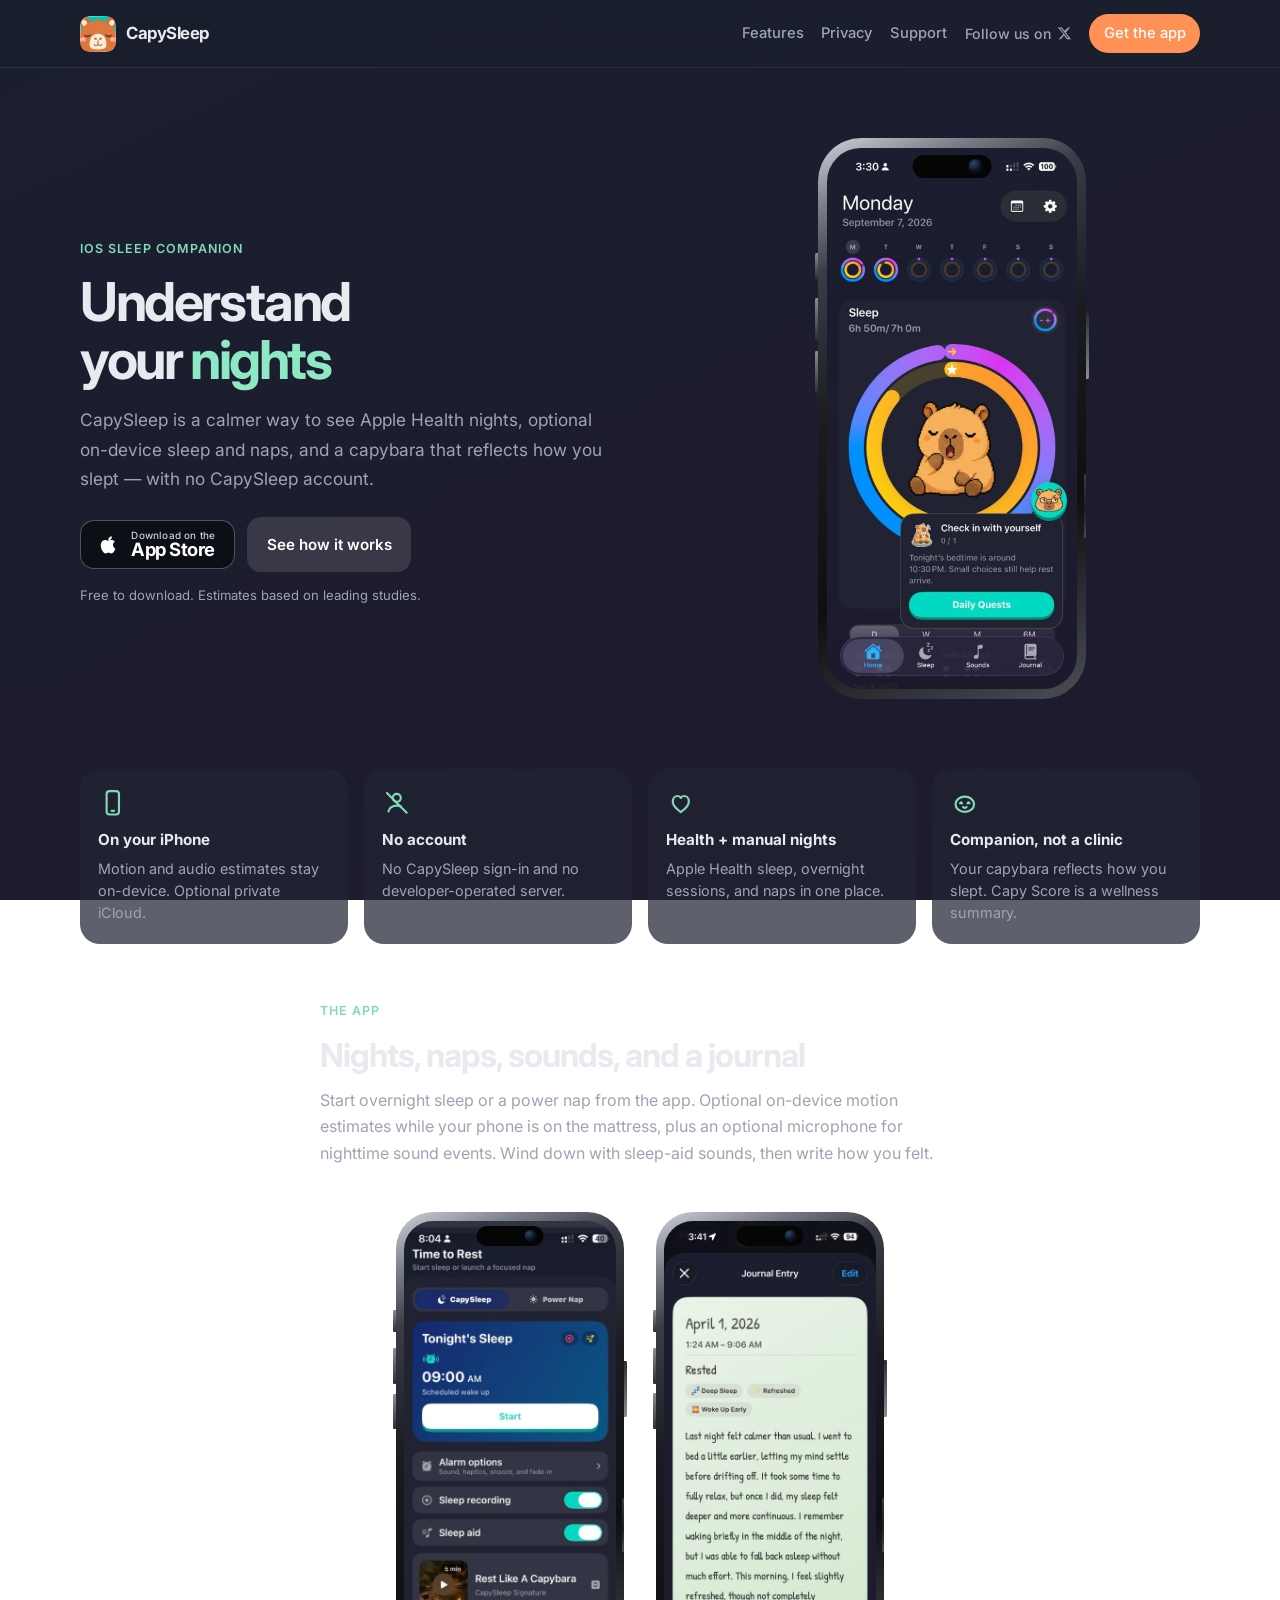
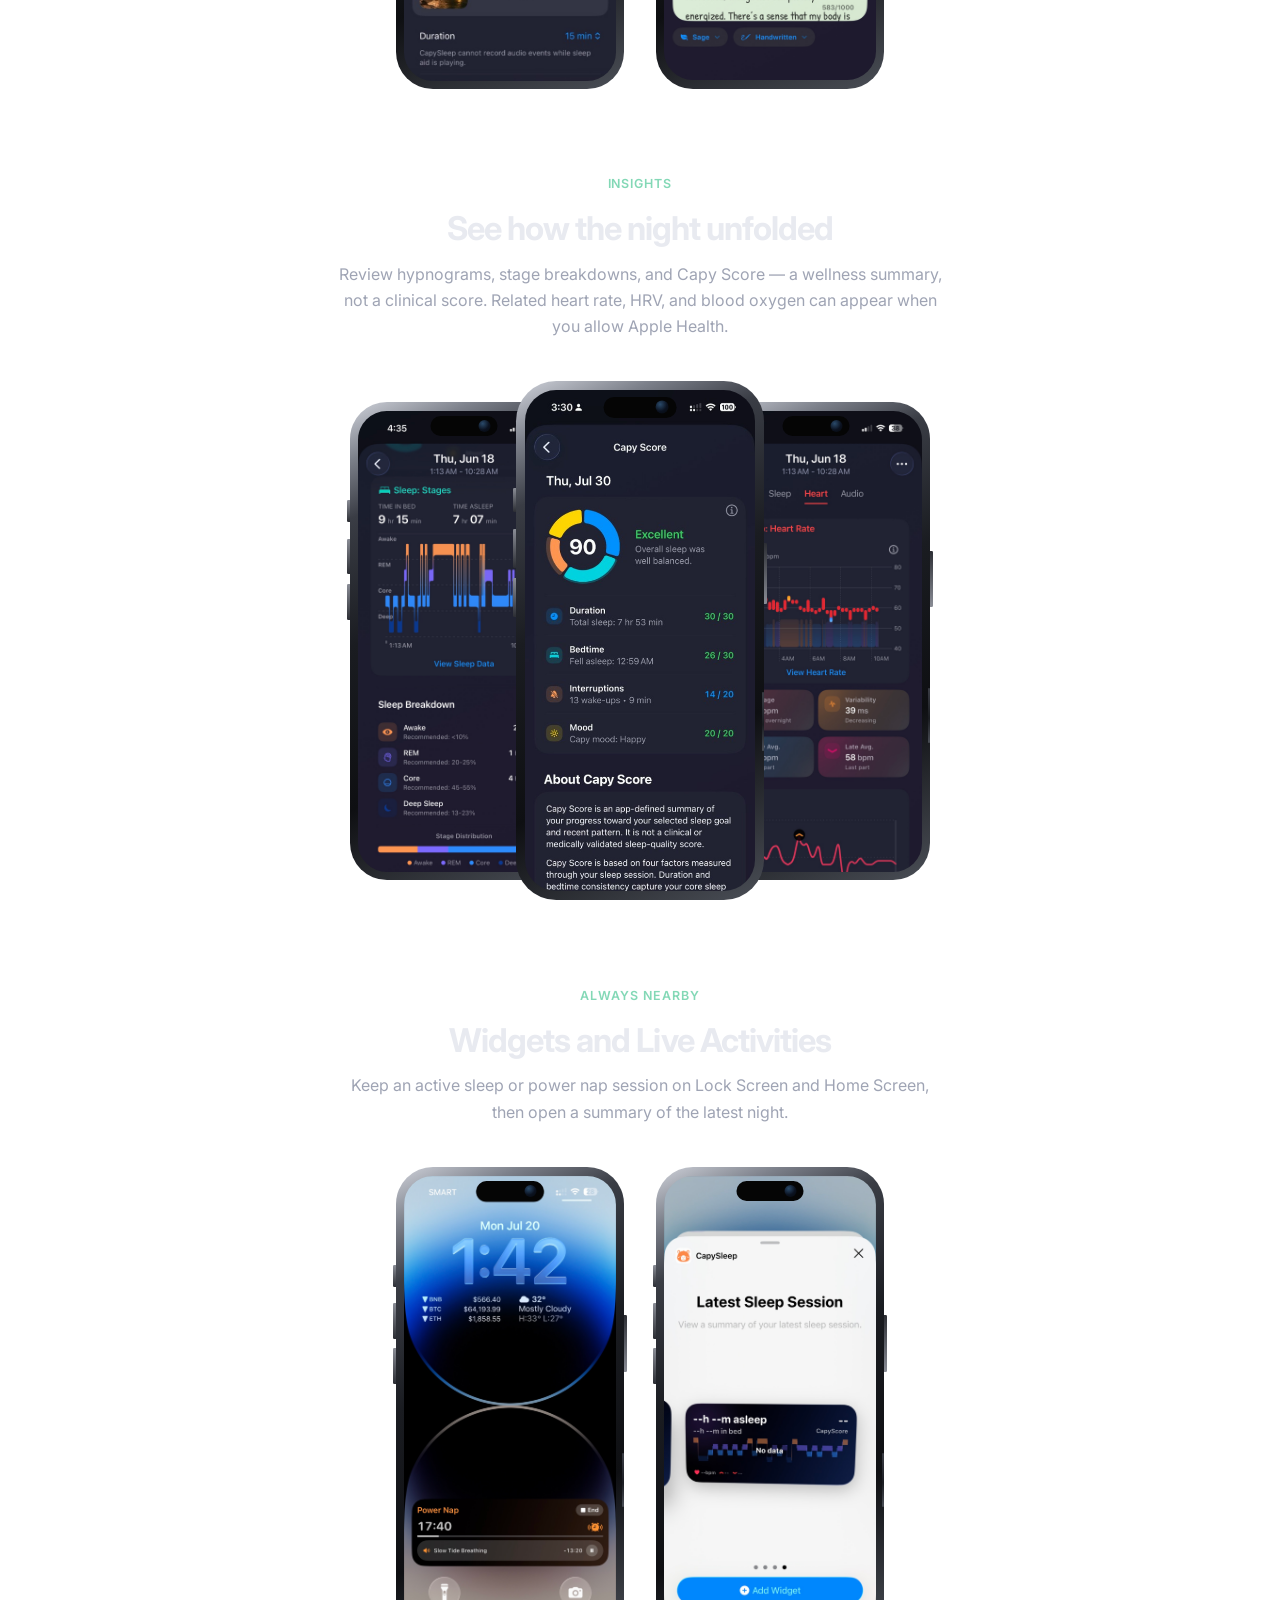
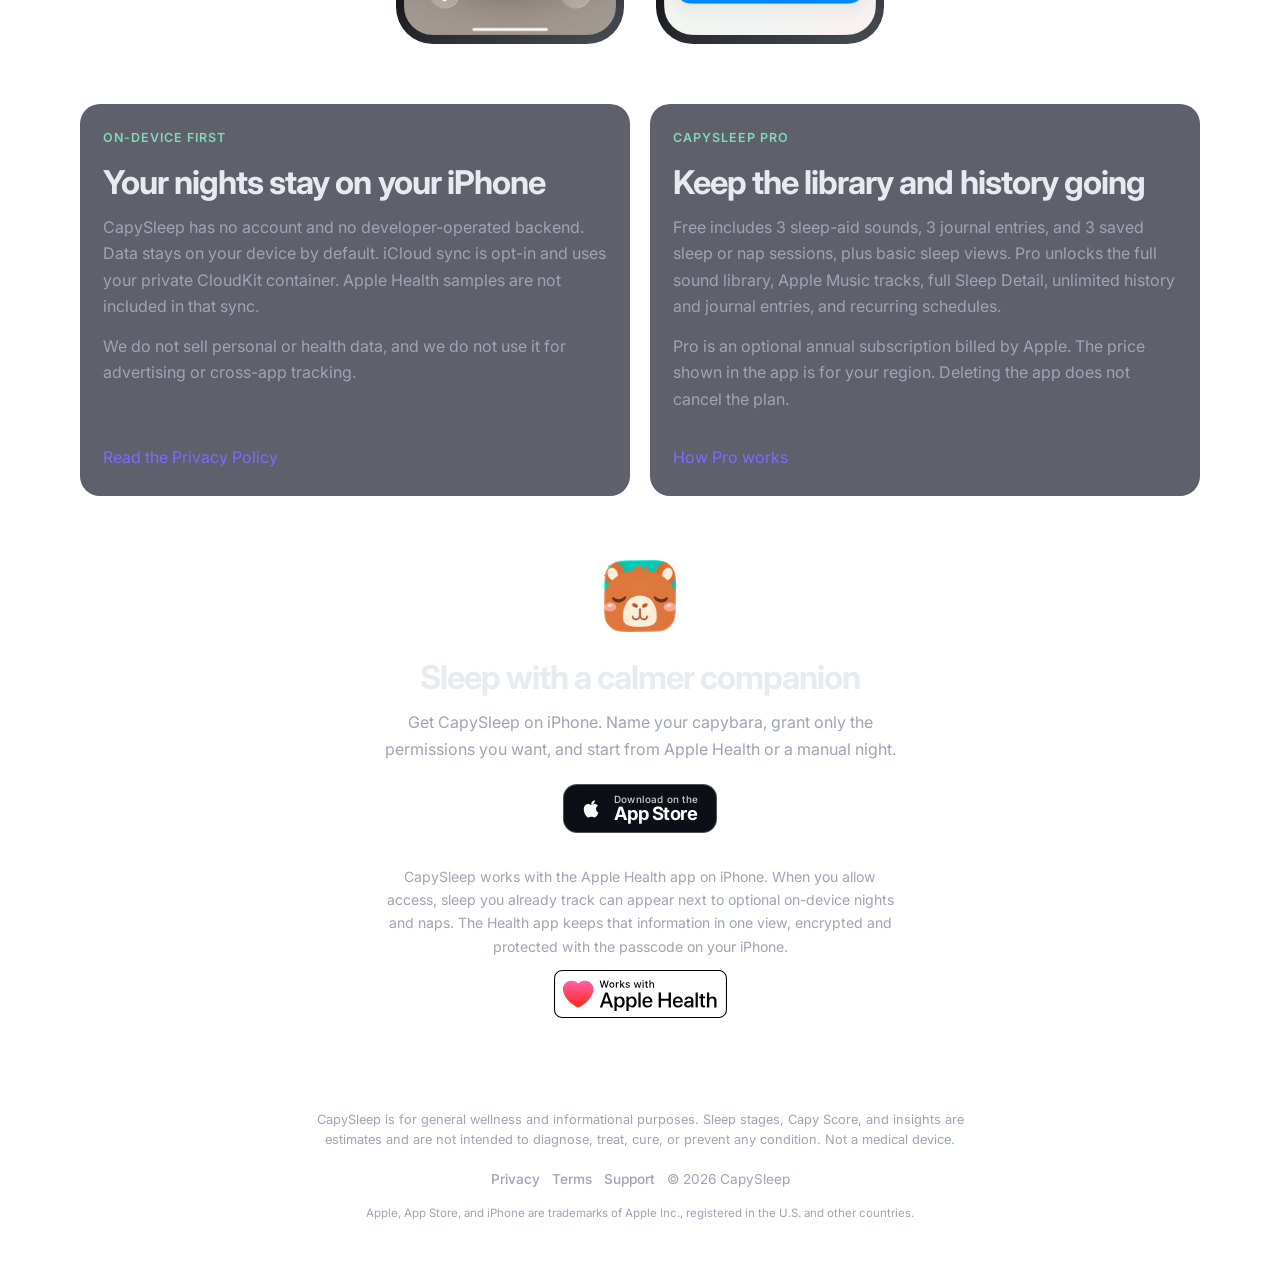
<file: index.html>
<!doctype html>
<html lang="en">

<head>
  <meta charset="utf-8" />
  <meta name="viewport" content="width=device-width, initial-scale=1" />
  <title>CapySleep — Calm sleep tracking for iPhone</title>
  <meta name="description"
    content="CapySleep is a calm iOS sleep companion: Apple Health nights, optional on-device sleep and naps, sleep-aid sounds, a journal, and a capybara that reflects how you slept. No CapySleep account." />
  <link rel="canonical" href="https://capysleep.github.io/" />
  <meta name="theme-color" content="#1a1f2e" />
  <meta name="apple-itunes-app" content="app-id=6758862727" />
  <meta property="og:type" content="website" />
  <meta property="og:site_name" content="CapySleep" />
  <meta property="og:url" content="https://capysleep.github.io/" />
  <meta property="og:title" content="CapySleep — Calm sleep tracking for iPhone" />
  <meta property="og:description"
    content="Understand your nights with a capybara companion. Apple Health, optional on-device tracking, sounds, and a journal — with no CapySleep account." />
  <meta property="og:image" content="https://capysleep.github.io/appicon.png" />
  <meta name="twitter:card" content="summary" />
  <meta name="twitter:site" content="@capysleepzzz" />
  <link rel="icon" type="image/png" href="./icon.png" />
  <link rel="apple-touch-icon" href="./icon.png" />
  <link rel="stylesheet" href="./styles.css" />
  <script type="application/ld+json">
    {
      "@context": "https://schema.org",
      "@type": "MobileApplication",
      "name": "CapySleep",
      "url": "https://capysleep.github.io/",
      "applicationCategory": "HealthApplication",
      "operatingSystem": "iOS 26.0 or later",
      "downloadUrl": "https://apps.apple.com/app/id6758862727",
      "offers": {
        "@type": "Offer",
        "price": "0",
        "priceCurrency": "USD"
      },
      "author": {
        "@type": "Person",
        "name": "Marc Allen Lopez"
      }
    }
  </script>
</head>

<body class="lp-body">
  <a class="skip-link" href="#content">Skip to content</a>

  <header class="lp-nav">
    <div class="lp-nav-inner">
      <a class="lp-brand" href="./index.html">
        <img src="./icon.png" width="40" height="40" alt="" />
        CapySleep
      </a>
      <nav class="lp-nav-links" aria-label="Primary">
        <a href="#features">Features</a>
        <a href="#privacy">Privacy</a>
        <a href="./support.html">Support</a>
        <a class="lp-follow" href="https://x.com/capysleepzzz" rel="noopener noreferrer"
          aria-label="Follow us on X">
          <span class="lp-follow-label">Follow us on</span>
          <svg class="lp-follow-icon" viewBox="0 0 24 24" aria-hidden="true" focusable="false">
            <path fill="currentColor"
              d="M18.244 2.25h3.308l-7.227 8.26 8.502 11.24H16.17l-4.714-6.231-5.401 6.231H2.744l7.727-8.835L1.254 2.25H8.08l4.253 5.622L18.244 2.25zm-1.161 17.52h1.833L7.084 4.126H5.117L17.083 19.77z" />
          </svg>
        </a>
        <a class="btn btn-nav" href="https://apps.apple.com/app/id6758862727" rel="noopener noreferrer">Get the app</a>
      </nav>
    </div>
  </header>

  <main id="content">
    <section class="lp-hero">
      <div class="lp-hero-copy">
        <p class="lp-eyebrow">iOS sleep companion</p>
        <h1>
          Understand your
          <span class="home-title">
            nights
            <span class="home-zzz" aria-hidden="true">
              <span class="zzz zzz-1">Z</span>
              <span class="zzz zzz-2">z</span>
              <span class="zzz zzz-3">z</span>
            </span>
          </span>
        </h1>
        <p class="lp-lead">
          CapySleep is a calmer way to see Apple Health nights, optional on-device
          sleep and naps, and a capybara that reflects how you slept — with no
          CapySleep account.
        </p>
        <div class="lp-cta-row">
          <a class="btn btn-store" href="https://apps.apple.com/app/id6758862727" rel="noopener noreferrer">
            <svg class="btn-store-logo" viewBox="0 0 24 24" aria-hidden="true" focusable="false">
              <path fill="currentColor"
                d="M16.37 12.64c-.03-2.16 1.77-3.2 1.85-3.25-1.01-1.48-2.58-1.68-3.14-1.7-1.34-.14-2.61.79-3.29.79-.68 0-1.73-.77-2.85-.75-1.47.02-2.82.85-3.58 2.17-1.53 2.65-.39 6.57 1.1 8.72.73 1.05 1.6 2.23 2.74 2.19 1.1-.05 1.52-.71 2.85-.71 1.33 0 1.71.71 2.87.69 1.19-.02 1.94-1.07 2.66-2.13.84-1.22 1.18-2.4 1.2-2.46-.03-.01-2.3-.88-2.33-3.5zM14.5 6.9c.61-.74 1.02-1.76.91-2.78-.88.04-1.94.59-2.57 1.32-.56.65-1.05 1.7-.92 2.7 1.03.08 2.08-.52 2.58-1.24z" />
            </svg>
            <span class="btn-store-text">
              <span class="btn-store-kicker">Download on the</span>
              <span class="btn-store-name">App Store</span>
            </span>
          </a>
          <a class="btn btn-ghost" href="#features">See how it works</a>
        </div>
        <p class="lp-fine">Free to download. Estimates based on leading studies.</p>
      </div>
      <div class="lp-hero-visual">
        <figure class="phone phone-hero">
          <div class="phone-body">
            <span class="phone-btn phone-btn-silent" aria-hidden="true"></span>
            <span class="phone-btn phone-btn-vol-up" aria-hidden="true"></span>
            <span class="phone-btn phone-btn-vol-down" aria-hidden="true"></span>
            <span class="phone-btn phone-btn-power" aria-hidden="true"></span>
            <span class="phone-btn phone-btn-camera" aria-hidden="true"></span>
            <div class="phone-screen">
              <img src="./web-images/web/home_1.2.0.jpg" width="900" height="1953" fetchpriority="high"
                alt="CapySleep Home with weekly sleep rings, a capybara companion, and a coach check-in" />
              <span class="phone-island" aria-hidden="true"></span>
            </div>
          </div>
        </figure>
      </div>
    </section>

    <section class="lp-facts" aria-label="What CapySleep is">
      <ul>
        <li>
          <span class="lp-fact-icon" aria-hidden="true">
            <svg viewBox="0 0 24 24" fill="none" stroke="currentColor" stroke-width="1.75"
              stroke-linecap="round" stroke-linejoin="round">
              <rect x="7" y="2.5" width="10" height="19" rx="2.4" />
              <path d="M11 18.5h2" />
            </svg>
          </span>
          <strong>On your iPhone</strong>
          Motion and audio estimates stay on-device. Optional private iCloud.
        </li>
        <li>
          <span class="lp-fact-icon" aria-hidden="true">
            <svg viewBox="0 0 24 24" fill="none" stroke="currentColor" stroke-width="1.75"
              stroke-linecap="round" stroke-linejoin="round">
              <circle cx="12" cy="8" r="3.25" />
              <path d="M5.2 19c.9-3.1 3.3-4.75 6.8-4.75 1.2 0 2.3.2 3.3.6" />
              <path d="M4 4l16 16" />
            </svg>
          </span>
          <strong>No account</strong>
          No CapySleep sign-in and no developer-operated server.
        </li>
        <li>
          <span class="lp-fact-icon" aria-hidden="true">
            <svg viewBox="0 0 24 24" fill="none" stroke="currentColor" stroke-width="1.75"
              stroke-linecap="round" stroke-linejoin="round">
              <path
                d="M12 19.5s-6.5-4.1-6.5-8.6C5.5 8.4 7.3 6.5 9.4 6.5c1.3 0 2.2.7 2.6 1.6.4-.9 1.3-1.6 2.6-1.6 2.1 0 3.9 1.9 3.9 4.4 0 4.5-6.5 8.6-6.5 8.6z" />
            </svg>
          </span>
          <strong>Health + manual nights</strong>
          Apple Health sleep, overnight sessions, and naps in one place.
        </li>
        <li>
          <span class="lp-fact-icon" aria-hidden="true">
            <svg viewBox="0 0 24 24" fill="none" stroke="currentColor" stroke-width="1.75"
              stroke-linecap="round" stroke-linejoin="round">
              <ellipse cx="12" cy="13.2" rx="7.5" ry="6.2" />
              <path d="M8.2 12.4c.4-1 1.2-1 1.6 0" />
              <path d="M14.2 12.4c.4-1 1.2-1 1.6 0" />
              <path d="M10.6 15.4c.5.5 1.1.7 1.4.7s.9-.2 1.4-.7" />
            </svg>
          </span>
          <strong>Companion, not a clinic</strong>
          Your capybara reflects how you slept. Capy Score is a wellness summary.
        </li>
      </ul>
    </section>

    <section class="lp-intro" id="features">
      <p class="lp-eyebrow">The app</p>
      <h2>Nights, naps, sounds, and a journal</h2>
      <p>
        Start overnight sleep or a power nap from the app. Optional on-device
        motion estimates while your phone is on the mattress, plus an optional
        microphone for nighttime sound events. Wind down with sleep-aid sounds,
        then write how you felt.
      </p>
    </section>

    <div class="lp-gallery lp-gallery-2">
      <figure class="phone">
        <div class="phone-body">
          <span class="phone-btn phone-btn-silent" aria-hidden="true"></span>
          <span class="phone-btn phone-btn-vol-up" aria-hidden="true"></span>
          <span class="phone-btn phone-btn-vol-down" aria-hidden="true"></span>
          <span class="phone-btn phone-btn-power" aria-hidden="true"></span>
          <span class="phone-btn phone-btn-camera" aria-hidden="true"></span>
          <div class="phone-screen">
            <img src="./web-images/web/manualsleep_1.2.0.jpg" width="900" height="1953" loading="lazy"
              alt="Tonight’s Sleep with a 9:00 AM scheduled wake, Start button, alarm, recording, and sleep-aid controls" />
            <span class="phone-island" aria-hidden="true"></span>
          </div>
        </div>
      </figure>
      <figure class="phone">
        <div class="phone-body">
          <span class="phone-btn phone-btn-silent" aria-hidden="true"></span>
          <span class="phone-btn phone-btn-vol-up" aria-hidden="true"></span>
          <span class="phone-btn phone-btn-vol-down" aria-hidden="true"></span>
          <span class="phone-btn phone-btn-power" aria-hidden="true"></span>
          <span class="phone-btn phone-btn-camera" aria-hidden="true"></span>
          <div class="phone-screen">
            <img src="./web-images/web/journal_write.jpg" width="900" height="1951" loading="lazy"
              alt="Journal entry with mood chips, handwritten notes, and Sage theme" />
            <span class="phone-island" aria-hidden="true"></span>
          </div>
        </div>
      </figure>
    </div>

    <section class="lp-feature">
      <p class="lp-eyebrow">Insights</p>
      <h2>See how the night unfolded</h2>
      <p>
        Review hypnograms, stage breakdowns, and Capy Score — a wellness summary,
        not a clinical score. Related heart rate, HRV, and blood oxygen can appear
        when you allow Apple Health.
      </p>
    </section>

    <div class="lp-gallery lp-gallery-3">
      <figure class="phone">
        <div class="phone-body">
          <span class="phone-btn phone-btn-silent" aria-hidden="true"></span>
          <span class="phone-btn phone-btn-vol-up" aria-hidden="true"></span>
          <span class="phone-btn phone-btn-vol-down" aria-hidden="true"></span>
          <span class="phone-btn phone-btn-power" aria-hidden="true"></span>
          <span class="phone-btn phone-btn-camera" aria-hidden="true"></span>
          <div class="phone-screen">
            <img src="./web-images/web/sleep_detail.jpg" width="900" height="1956" loading="lazy"
              alt="Sleep stages hypnogram and time asleep versus time in bed" />
            <span class="phone-island" aria-hidden="true"></span>
          </div>
        </div>
      </figure>
      <figure class="phone">
        <div class="phone-body">
          <span class="phone-btn phone-btn-silent" aria-hidden="true"></span>
          <span class="phone-btn phone-btn-vol-up" aria-hidden="true"></span>
          <span class="phone-btn phone-btn-vol-down" aria-hidden="true"></span>
          <span class="phone-btn phone-btn-power" aria-hidden="true"></span>
          <span class="phone-btn phone-btn-camera" aria-hidden="true"></span>
          <div class="phone-screen">
            <img src="./web-images/web/capyscore_1.2.0.jpg" width="900" height="1953" loading="lazy"
              alt="Capy Score wellness summary with duration, bedtime, interruptions, and mood" />
            <span class="phone-island" aria-hidden="true"></span>
          </div>
        </div>
      </figure>
      <figure class="phone">
        <div class="phone-body">
          <span class="phone-btn phone-btn-silent" aria-hidden="true"></span>
          <span class="phone-btn phone-btn-vol-up" aria-hidden="true"></span>
          <span class="phone-btn phone-btn-vol-down" aria-hidden="true"></span>
          <span class="phone-btn phone-btn-power" aria-hidden="true"></span>
          <span class="phone-btn phone-btn-camera" aria-hidden="true"></span>
          <div class="phone-screen">
            <img src="./web-images/web/heart_view.jpg" width="900" height="1956" loading="lazy"
              alt="Overnight heart-rate graph and summary cards from Apple Health" />
            <span class="phone-island" aria-hidden="true"></span>
          </div>
        </div>
      </figure>
    </div>

    <section class="lp-feature">
      <p class="lp-eyebrow">Always nearby</p>
      <h2>Widgets and Live Activities</h2>
      <p>
        Keep an active sleep or power nap session on Lock Screen and Home Screen,
        then open a summary of the latest night.
      </p>
    </section>

    <div class="lp-gallery lp-gallery-2">
      <figure class="phone">
        <div class="phone-body">
          <span class="phone-btn phone-btn-silent" aria-hidden="true"></span>
          <span class="phone-btn phone-btn-vol-up" aria-hidden="true"></span>
          <span class="phone-btn phone-btn-vol-down" aria-hidden="true"></span>
          <span class="phone-btn phone-btn-power" aria-hidden="true"></span>
          <span class="phone-btn phone-btn-camera" aria-hidden="true"></span>
          <div class="phone-screen">
            <img src="./web-images/web/live_activity.jpg" width="900" height="1951" loading="lazy"
              alt="Power Nap Live Activity on the Lock Screen with timer and sleep-aid playback" />
            <span class="phone-island" aria-hidden="true"></span>
          </div>
        </div>
      </figure>
      <figure class="phone">
        <div class="phone-body">
          <span class="phone-btn phone-btn-silent" aria-hidden="true"></span>
          <span class="phone-btn phone-btn-vol-up" aria-hidden="true"></span>
          <span class="phone-btn phone-btn-vol-down" aria-hidden="true"></span>
          <span class="phone-btn phone-btn-power" aria-hidden="true"></span>
          <span class="phone-btn phone-btn-camera" aria-hidden="true"></span>
          <div class="phone-screen">
            <img src="./web-images/web/widget.jpg" width="900" height="1951" loading="lazy"
              alt="Latest Sleep Session widget preview with Add Widget" />
            <span class="phone-island" aria-hidden="true"></span>
          </div>
        </div>
      </figure>
    </div>

    <section class="lp-split" id="privacy">
      <div>
        <p class="lp-eyebrow">On-device first</p>
        <h2>Your nights stay on your iPhone</h2>
        <p>
          CapySleep has no account and no developer-operated backend. Data stays
          on your device by default. iCloud sync is opt-in and uses your private
          CloudKit container. Apple Health samples are not included in that sync.
        </p>
        <p>
          We do not sell personal or health data, and we do not use it for
          advertising or cross-app tracking.
        </p>
        <p>
          <a href="./privacy.html">Read the Privacy Policy</a>
        </p>
      </div>
      <div>
        <p class="lp-eyebrow">CapySleep Pro</p>
        <h2>Keep the library and history going</h2>
        <p>
          Free includes 3 sleep-aid sounds, 3 journal entries, and 3 saved sleep
          or nap sessions, plus basic sleep views. Pro unlocks the full sound
          library, Apple Music tracks, full Sleep Detail, unlimited history and
          journal entries, and recurring schedules.
        </p>
        <p>
          Pro is an optional annual subscription billed by Apple. The price shown
          in the app is for your region. Deleting the app does not cancel the plan.
        </p>
        <p>
          <a href="./support.html#capysleep-pro">How Pro works</a>
        </p>
      </div>
    </section>

    <section class="lp-close">
      <img class="lp-close-icon" src="./icon.png" width="72" height="72" alt="" />
      <h2>Sleep with a calmer companion</h2>
      <p>
        Get CapySleep on iPhone. Name your capybara, grant only the permissions
        you want, and start from Apple Health or a manual night.
      </p>
      <a class="btn btn-store" href="https://apps.apple.com/app/id6758862727" rel="noopener noreferrer">
        <svg class="btn-store-logo" viewBox="0 0 24 24" aria-hidden="true" focusable="false">
          <path fill="currentColor"
            d="M16.37 12.64c-.03-2.16 1.77-3.2 1.85-3.25-1.01-1.48-2.58-1.68-3.14-1.7-1.34-.14-2.61.79-3.29.79-.68 0-1.73-.77-2.85-.75-1.47.02-2.82.85-3.58 2.17-1.53 2.65-.39 6.57 1.1 8.72.73 1.05 1.6 2.23 2.74 2.19 1.1-.05 1.52-.71 2.85-.71 1.33 0 1.71.71 2.87.69 1.19-.02 1.94-1.07 2.66-2.13.84-1.22 1.18-2.4 1.2-2.46-.03-.01-2.3-.88-2.33-3.5zM14.5 6.9c.61-.74 1.02-1.76.91-2.78-.88.04-1.94.59-2.57 1.32-.56.65-1.05 1.7-.92 2.7 1.03.08 2.08-.52 2.58-1.24z" />
        </svg>
        <span class="btn-store-text">
          <span class="btn-store-kicker">Download on the</span>
          <span class="btn-store-name">App Store</span>
        </span>
      </a>
      <div class="lp-health">
        <p>
          CapySleep works with the Apple Health app on iPhone. When you allow
          access, sleep you already track can appear next to optional on-device
          nights and naps. The Health app keeps that information in one view,
          encrypted and protected with the passcode on your iPhone.
        </p>
        <img class="lp-health-badge" src="./works-with-apple-health.svg" width="173"
          height="48" alt="Works with Apple Health" />
      </div>
    </section>
  </main>

  <footer class="container">
    <p class="lp-disclaimer">
      CapySleep is for general wellness and informational purposes. Sleep stages,
      Capy Score, and insights are estimates and are not intended to diagnose,
      treat, cure, or prevent any condition. Not a medical device.
    </p>
    <p class="footer-row">
      <a href="./privacy.html">Privacy</a>
      <a href="./terms.html">Terms</a>
      <a href="./support.html">Support</a>
      <span>© 2026 CapySleep</span>
    </p>
    <p class="lp-marks">
      Apple, App Store, and iPhone are trademarks of Apple Inc., registered in
      the U.S. and other countries.
    </p>
  </footer>
</body>

</html>
</file>
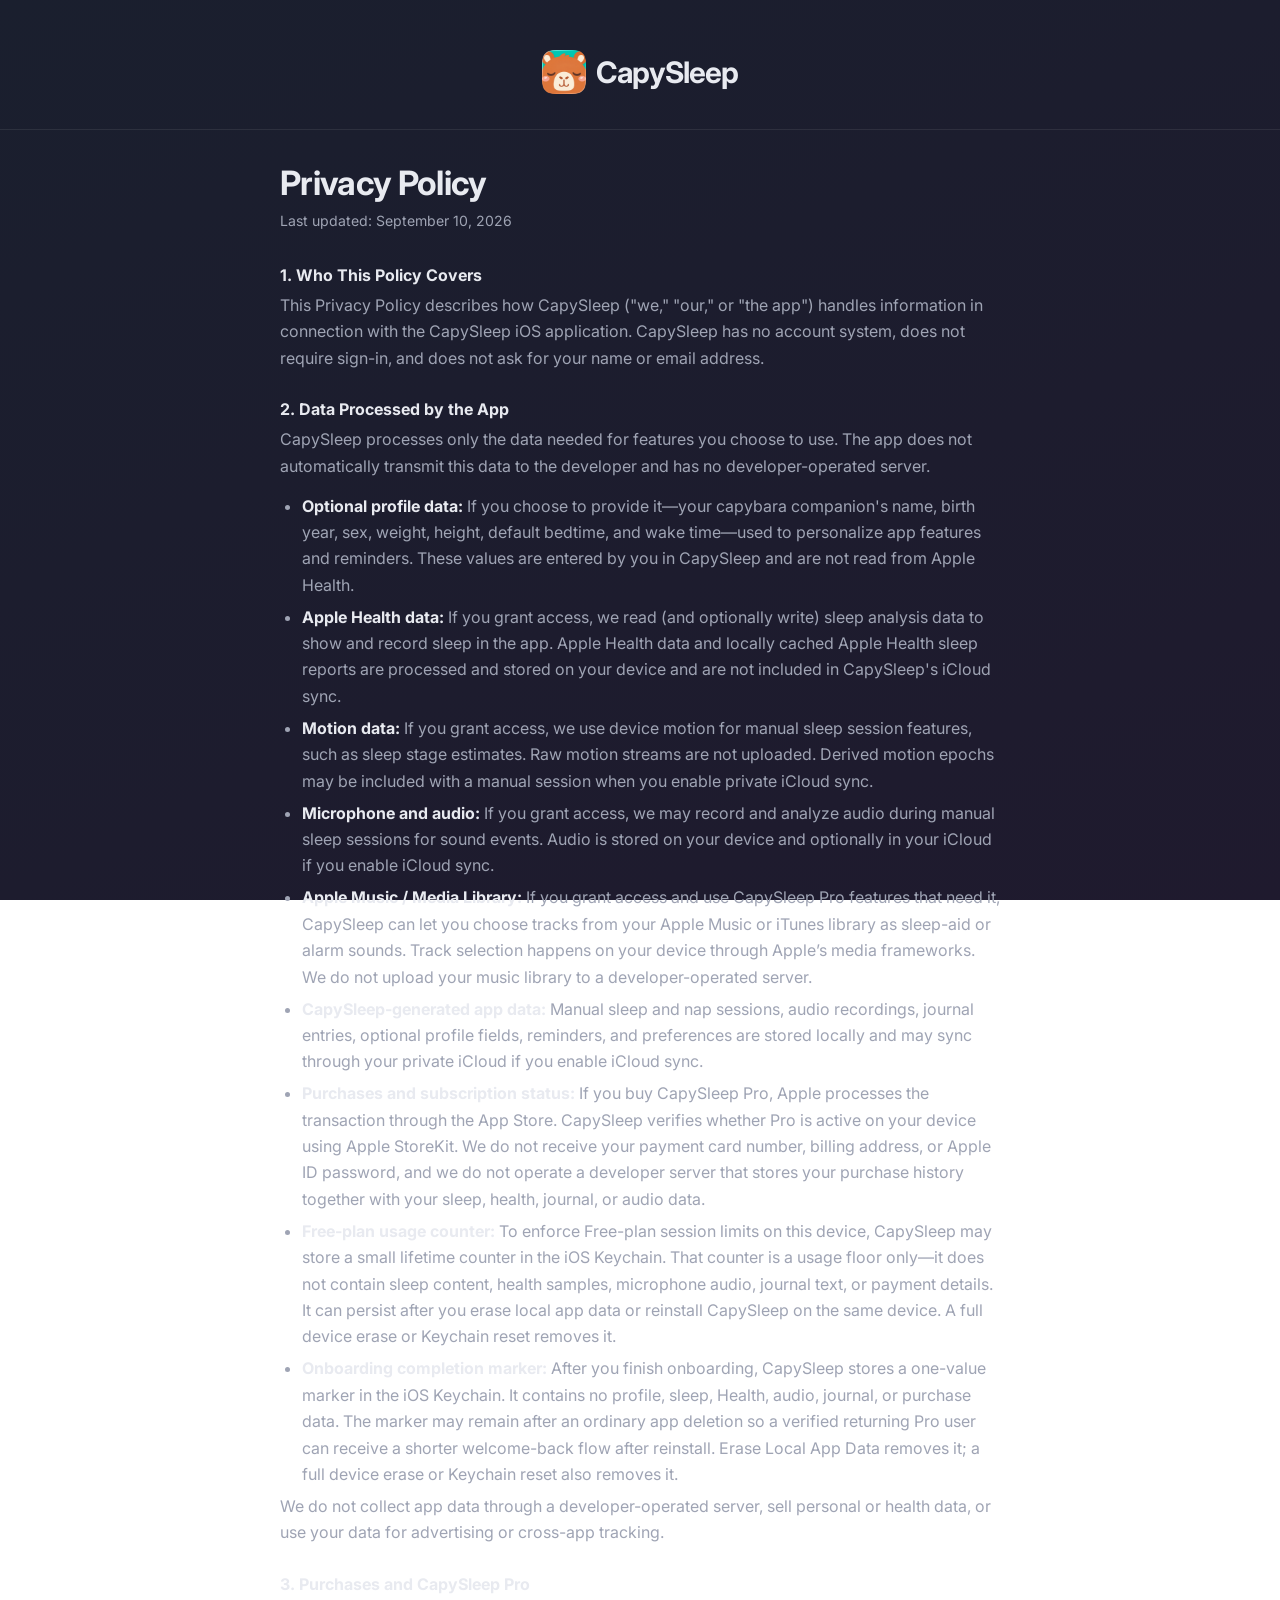
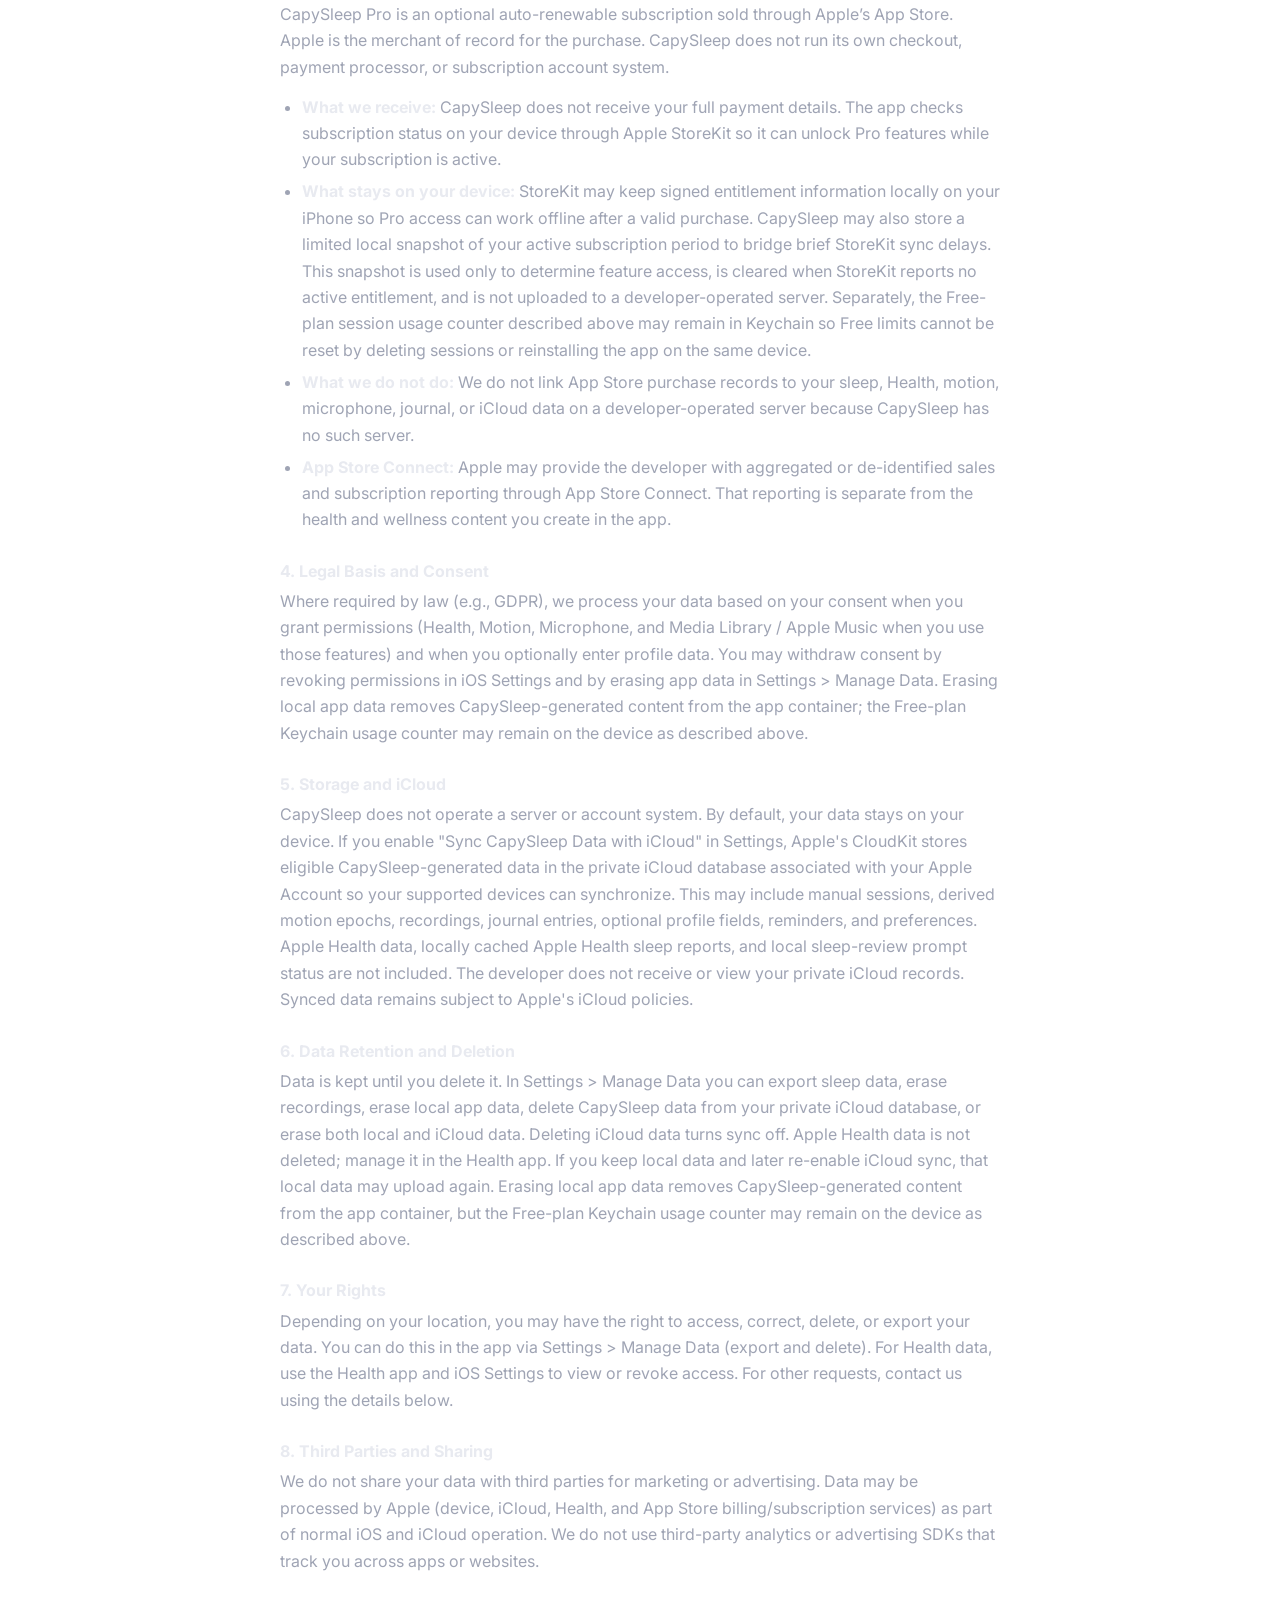
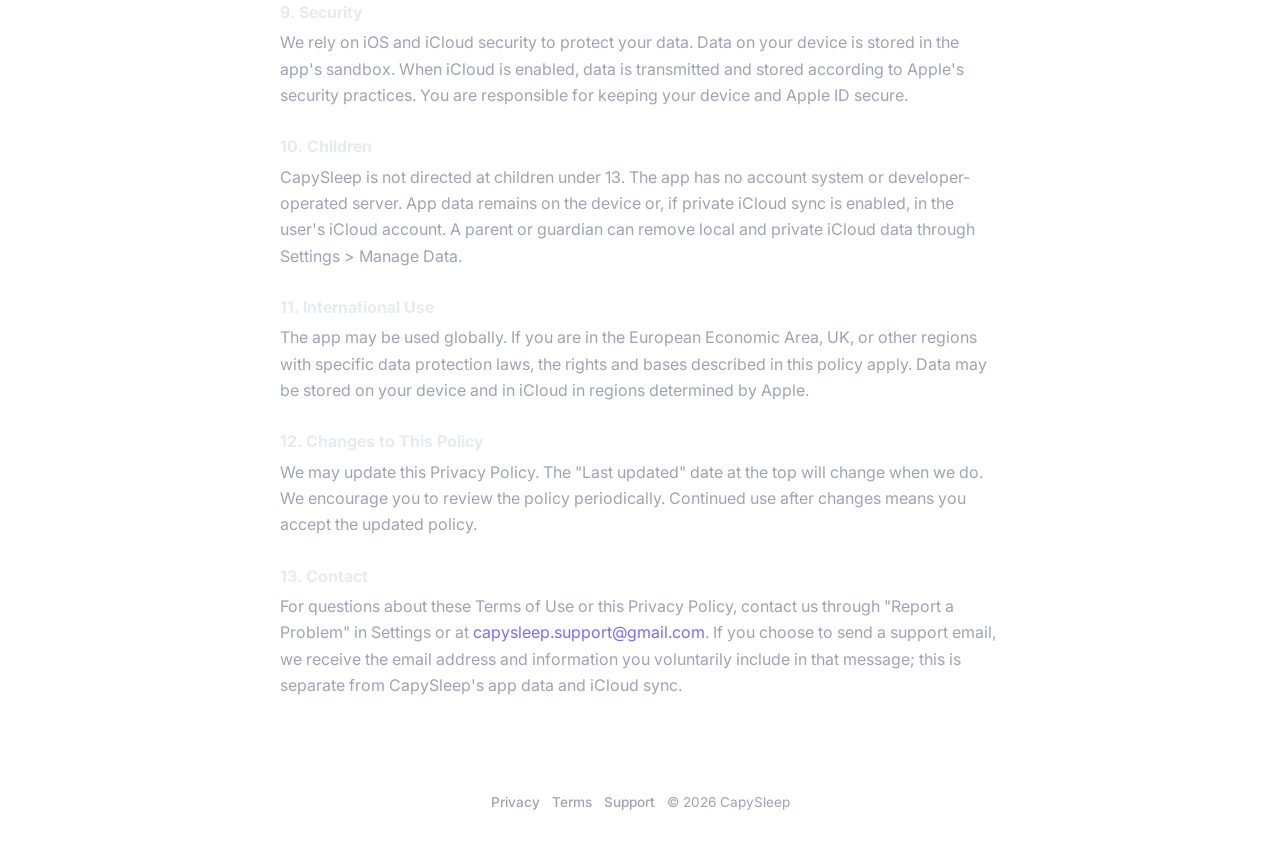
<file: privacy.html>
<!doctype html>
<html lang="en">

<head>
  <meta charset="utf-8" />
  <meta name="viewport" content="width=device-width, initial-scale=1" />
  <title>CapySleep — Privacy Policy</title>
  <meta name="description"
    content="Privacy Policy for the CapySleep iOS app — how we handle your data." />
  <link rel="icon" type="image/png" href="./appicon.png" />
  <link rel="apple-touch-icon" href="./appicon.png" />
  <link rel="stylesheet" href="./styles.css" />
</head>

<body>
  <header class="page-header container">
    <a class="page-home" href="./index.html">
      <img src="./appicon.png" alt="" />
      CapySleep
    </a>
  </header>

  <main class="container">
    <article class="page">
      <h1>Privacy Policy</h1>
      <p class="page-meta">Last updated: September 10, 2026</p>

      <section>
        <h2>1. Who This Policy Covers</h2>
        <p>
          This Privacy Policy describes how CapySleep ("we," "our," or "the app")
          handles information in connection with the CapySleep iOS application.
          CapySleep has no account system, does not require sign-in, and does not ask
          for your name or email address.
        </p>
      </section>

      <section>
        <h2>2. Data Processed by the App</h2>
        <p>
          CapySleep processes only the data needed for features you choose to use.
          The app does not automatically transmit this data to the developer and has
          no developer-operated server.
        </p>
        <ul>
          <li>
            <strong>Optional profile data:</strong> If you choose to provide it—your
            capybara companion's name, birth year, sex, weight, height, default bedtime,
            and wake time—used to personalize app features and reminders. These values
            are entered by you in CapySleep and are not read from Apple Health.
          </li>
          <li>
            <strong>Apple Health data:</strong> If you grant access, we read (and
            optionally write) sleep analysis data to show and record sleep in the app.
            Apple Health data and locally cached Apple Health sleep reports are
            processed and stored on your device and are not included in CapySleep's
            iCloud sync.
          </li>
          <li>
            <strong>Motion data:</strong> If you grant access, we use device motion for
            manual sleep session features, such as sleep stage estimates. Raw motion
            streams are not uploaded. Derived motion epochs may be included with a
            manual session when you enable private iCloud sync.
          </li>
          <li>
            <strong>Microphone and audio:</strong> If you grant access, we may record
            and analyze audio during manual sleep sessions for sound events. Audio is
            stored on your device and optionally in your iCloud if you enable iCloud
            sync.
          </li>
          <li>
            <strong>Apple Music / Media Library:</strong> If you grant access and use
            CapySleep Pro features that need it, CapySleep can let you choose tracks from
            your Apple Music or iTunes library as sleep-aid or alarm sounds. Track
            selection happens on your device through Apple’s media frameworks. We do not
            upload your music library to a developer-operated server.
          </li>
          <li>
            <strong>CapySleep-generated app data:</strong> Manual sleep and nap sessions,
            audio recordings, journal entries, optional profile fields, reminders, and
            preferences are stored locally and may sync through your private iCloud if
            you enable iCloud sync.
          </li>
          <li>
            <strong>Purchases and subscription status:</strong> If you buy CapySleep Pro,
            Apple processes the transaction through the App Store. CapySleep verifies
            whether Pro is active on your device using Apple StoreKit. We do not receive
            your payment card number, billing address, or Apple ID password, and we do
            not operate a developer server that stores your purchase history together
            with your sleep, health, journal, or audio data.
          </li>
          <li>
            <strong>Free-plan usage counter:</strong> To enforce Free-plan session limits
            on this device, CapySleep may store a small lifetime counter in the iOS
            Keychain. That counter is a usage floor only—it does not contain sleep
            content, health samples, microphone audio, journal text, or payment details.
            It can persist after you erase local app data or reinstall CapySleep on the
            same device. A full device erase or Keychain reset removes it.
          </li>
          <li>
            <strong>Onboarding completion marker:</strong> After you finish onboarding,
            CapySleep stores a one-value marker in the iOS Keychain. It contains no
            profile, sleep, Health, audio, journal, or purchase data. The marker may
            remain after an ordinary app deletion so a verified returning Pro user can
            receive a shorter welcome-back flow after reinstall. Erase Local App Data
            removes it; a full device erase or Keychain reset also removes it.
          </li>
        </ul>
        <p>
          We do not collect app data through a developer-operated server, sell personal
          or health data, or use your data for advertising or cross-app tracking.
        </p>
      </section>

      <section>
        <h2>3. Purchases and CapySleep Pro</h2>
        <p>
          CapySleep Pro is an optional auto-renewable subscription sold through Apple’s
          App Store. Apple is the merchant of record for the purchase. CapySleep does
          not run its own checkout, payment processor, or subscription account system.
        </p>
        <ul>
          <li>
            <strong>What we receive:</strong> CapySleep does not receive your full
            payment details. The app checks subscription status on your device through
            Apple StoreKit so it can unlock Pro features while your subscription is
            active.
          </li>
          <li>
            <strong>What stays on your device:</strong> StoreKit may keep signed
            entitlement information locally on your iPhone so Pro access can work
            offline after a valid purchase. CapySleep may also store a limited local
            snapshot of your active subscription period to bridge brief StoreKit sync
            delays. This snapshot is used only to determine feature access, is cleared
            when StoreKit reports no active entitlement, and is not uploaded to a
            developer-operated server. Separately, the Free-plan session usage counter
            described above may remain in Keychain so Free limits cannot be reset by
            deleting sessions or reinstalling the app on the same device.
          </li>
          <li>
            <strong>What we do not do:</strong> We do not link App Store purchase
            records to your sleep, Health, motion, microphone, journal, or iCloud data
            on a developer-operated server because CapySleep has no such server.
          </li>
          <li>
            <strong>App Store Connect:</strong> Apple may provide the developer with
            aggregated or de-identified sales and subscription reporting through App
            Store Connect. That reporting is separate from the health and wellness
            content you create in the app.
          </li>
        </ul>
      </section>

      <section>
        <h2>4. Legal Basis and Consent</h2>
        <p>
          Where required by law (e.g., GDPR), we process your data based on your
          consent when you grant permissions (Health, Motion, Microphone, and Media
          Library / Apple Music when you use those features) and when you optionally
          enter profile data. You may withdraw consent by revoking permissions in iOS
          Settings and by erasing app data in Settings &gt; Manage Data. Erasing local
          app data removes CapySleep-generated content from the app container; the
          Free-plan Keychain usage counter may remain on the device as described above.
        </p>
      </section>

      <section>
        <h2>5. Storage and iCloud</h2>
        <p>
          CapySleep does not operate a server or account system. By default, your data
          stays on your device. If you enable "Sync CapySleep Data with iCloud" in
          Settings, Apple's CloudKit stores eligible CapySleep-generated data in the
          private iCloud database associated with your Apple Account so your supported
          devices can synchronize. This may include manual sessions, derived motion
          epochs, recordings, journal entries, optional profile fields, reminders, and
          preferences. Apple Health data, locally cached Apple Health sleep reports, and
          local sleep-review prompt status are not included. The developer does not
          receive or view your private iCloud records. Synced data remains subject to
          Apple's iCloud policies.
        </p>
      </section>

      <section>
        <h2>6. Data Retention and Deletion</h2>
        <p>
          Data is kept until you delete it. In Settings &gt; Manage Data you can export
          sleep data, erase recordings, erase local app data, delete CapySleep data from
          your private iCloud database, or erase both local and iCloud data. Deleting
          iCloud data turns sync off. Apple Health data is not deleted; manage it in the
          Health app. If you keep local data and later re-enable iCloud sync, that local
          data may upload again. Erasing local app data removes CapySleep-generated
          content from the app container, but the Free-plan Keychain usage counter may
          remain on the device as described above.
        </p>
      </section>

      <section>
        <h2>7. Your Rights</h2>
        <p>
          Depending on your location, you may have the right to access, correct,
          delete, or export your data. You can do this in the app via Settings &gt;
          Manage Data (export and delete). For Health data, use the Health app and iOS
          Settings to view or revoke access. For other requests, contact us using the
          details below.
        </p>
      </section>

      <section>
        <h2>8. Third Parties and Sharing</h2>
        <p>
          We do not share your data with third parties for marketing or advertising.
          Data may be processed by Apple (device, iCloud, Health, and App Store
          billing/subscription services) as part of normal iOS and iCloud operation.
          We do not use third-party analytics or advertising SDKs that track you
          across apps or websites.
        </p>
      </section>

      <section>
        <h2>9. Security</h2>
        <p>
          We rely on iOS and iCloud security to protect your data. Data on your device
          is stored in the app's sandbox. When iCloud is enabled, data is transmitted
          and stored according to Apple's security practices. You are responsible for
          keeping your device and Apple ID secure.
        </p>
      </section>

      <section>
        <h2>10. Children</h2>
        <p>
          CapySleep is not directed at children under 13. The app has no account system
          or developer-operated server. App data remains on the device or, if private
          iCloud sync is enabled, in the user's iCloud account. A parent or guardian can
          remove local and private iCloud data through Settings &gt; Manage Data.
        </p>
      </section>

      <section>
        <h2>11. International Use</h2>
        <p>
          The app may be used globally. If you are in the European Economic Area, UK,
          or other regions with specific data protection laws, the rights and bases
          described in this policy apply. Data may be stored on your device and in
          iCloud in regions determined by Apple.
        </p>
      </section>

      <section>
        <h2>12. Changes to This Policy</h2>
        <p>
          We may update this Privacy Policy. The "Last updated" date at the top will
          change when we do. We encourage you to review the policy periodically.
          Continued use after changes means you accept the updated policy.
        </p>
      </section>

      <section>
        <h2>13. Contact</h2>
        <p>
          For questions about these Terms of Use or this Privacy Policy, contact us
          through "Report a Problem" in Settings or at
          <a href="mailto:capysleep.support@gmail.com">capysleep.support@gmail.com</a>.
          If you choose to send a support email, we receive the email address and
          information you voluntarily include in that message; this is separate from
          CapySleep's app data and iCloud sync.
        </p>
      </section>
    </article>
  </main>

  <footer class="container">
    <p class="footer-row">
      <a href="./privacy.html">Privacy</a>
      <a href="./terms.html">Terms</a>
      <a href="./support.html">Support</a>
      <span>© 2026 CapySleep</span>
    </p>
  </footer>
</body>

</html>
</file>
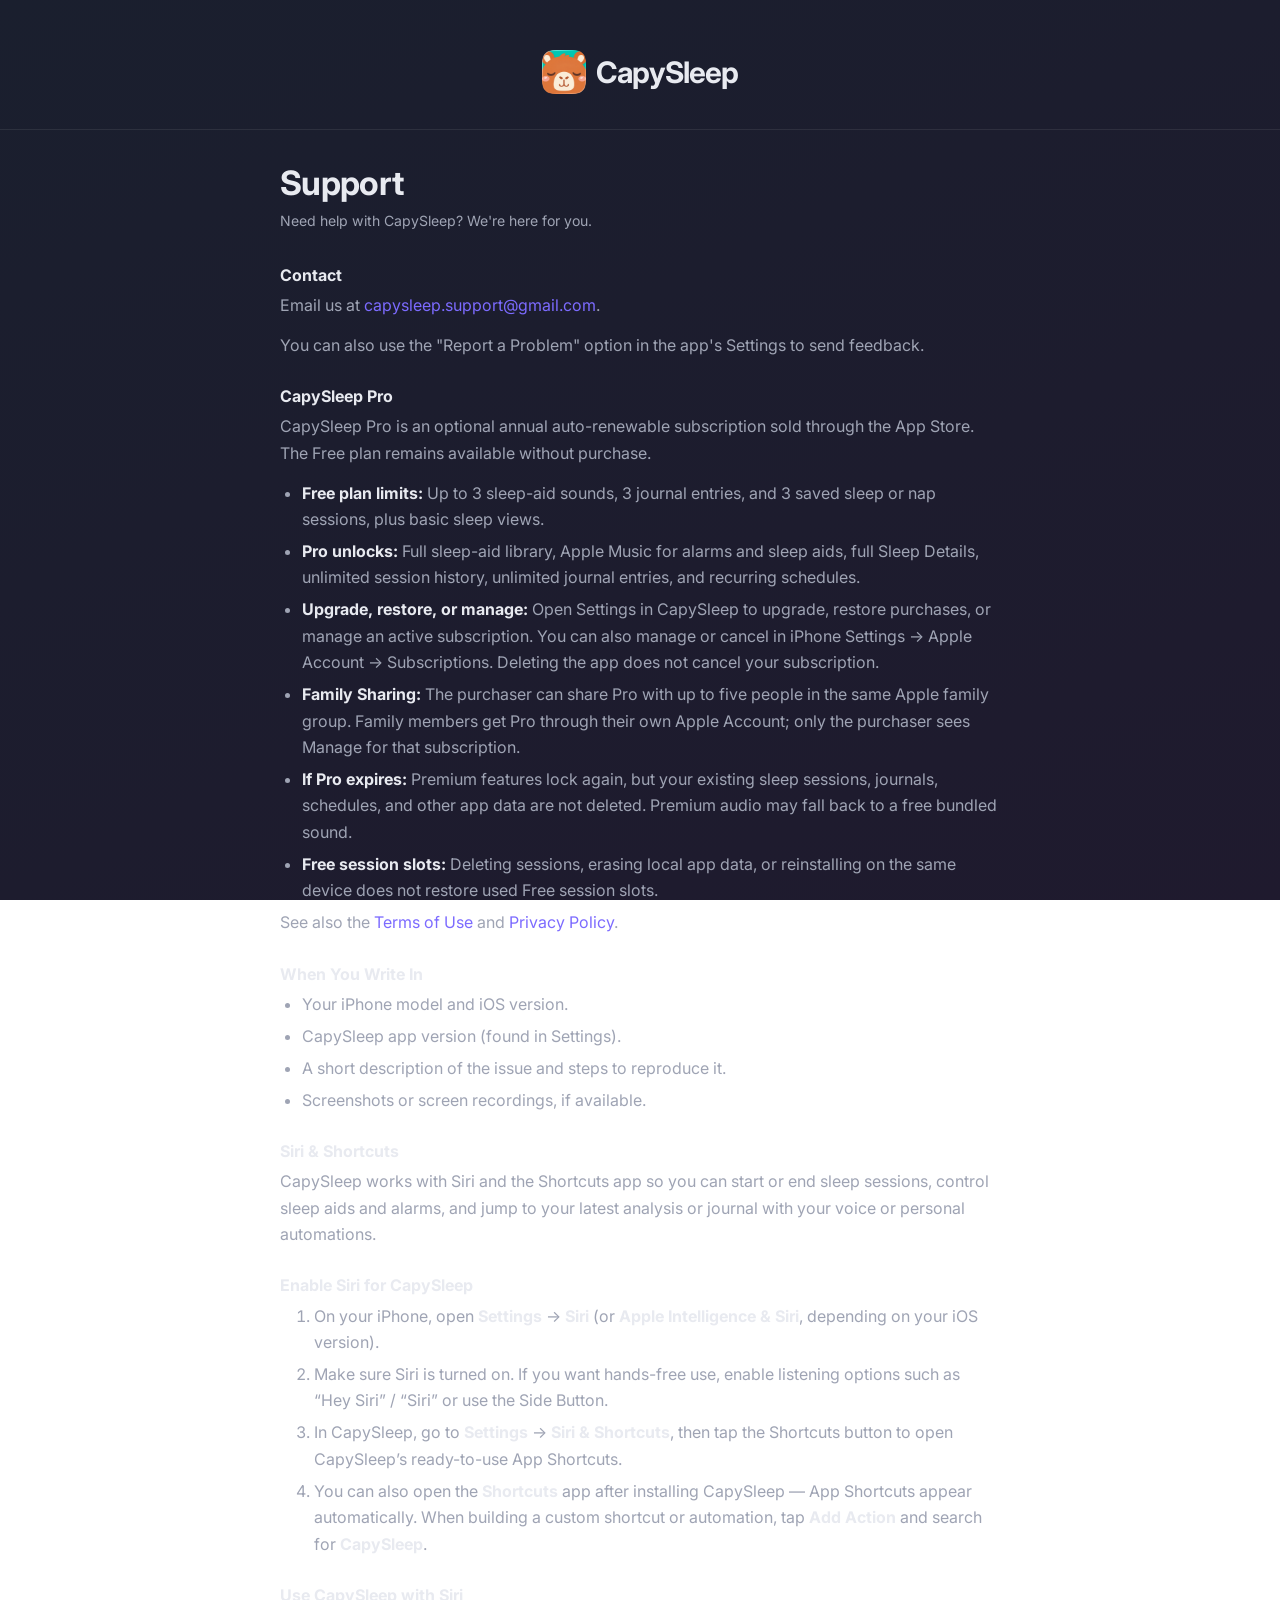
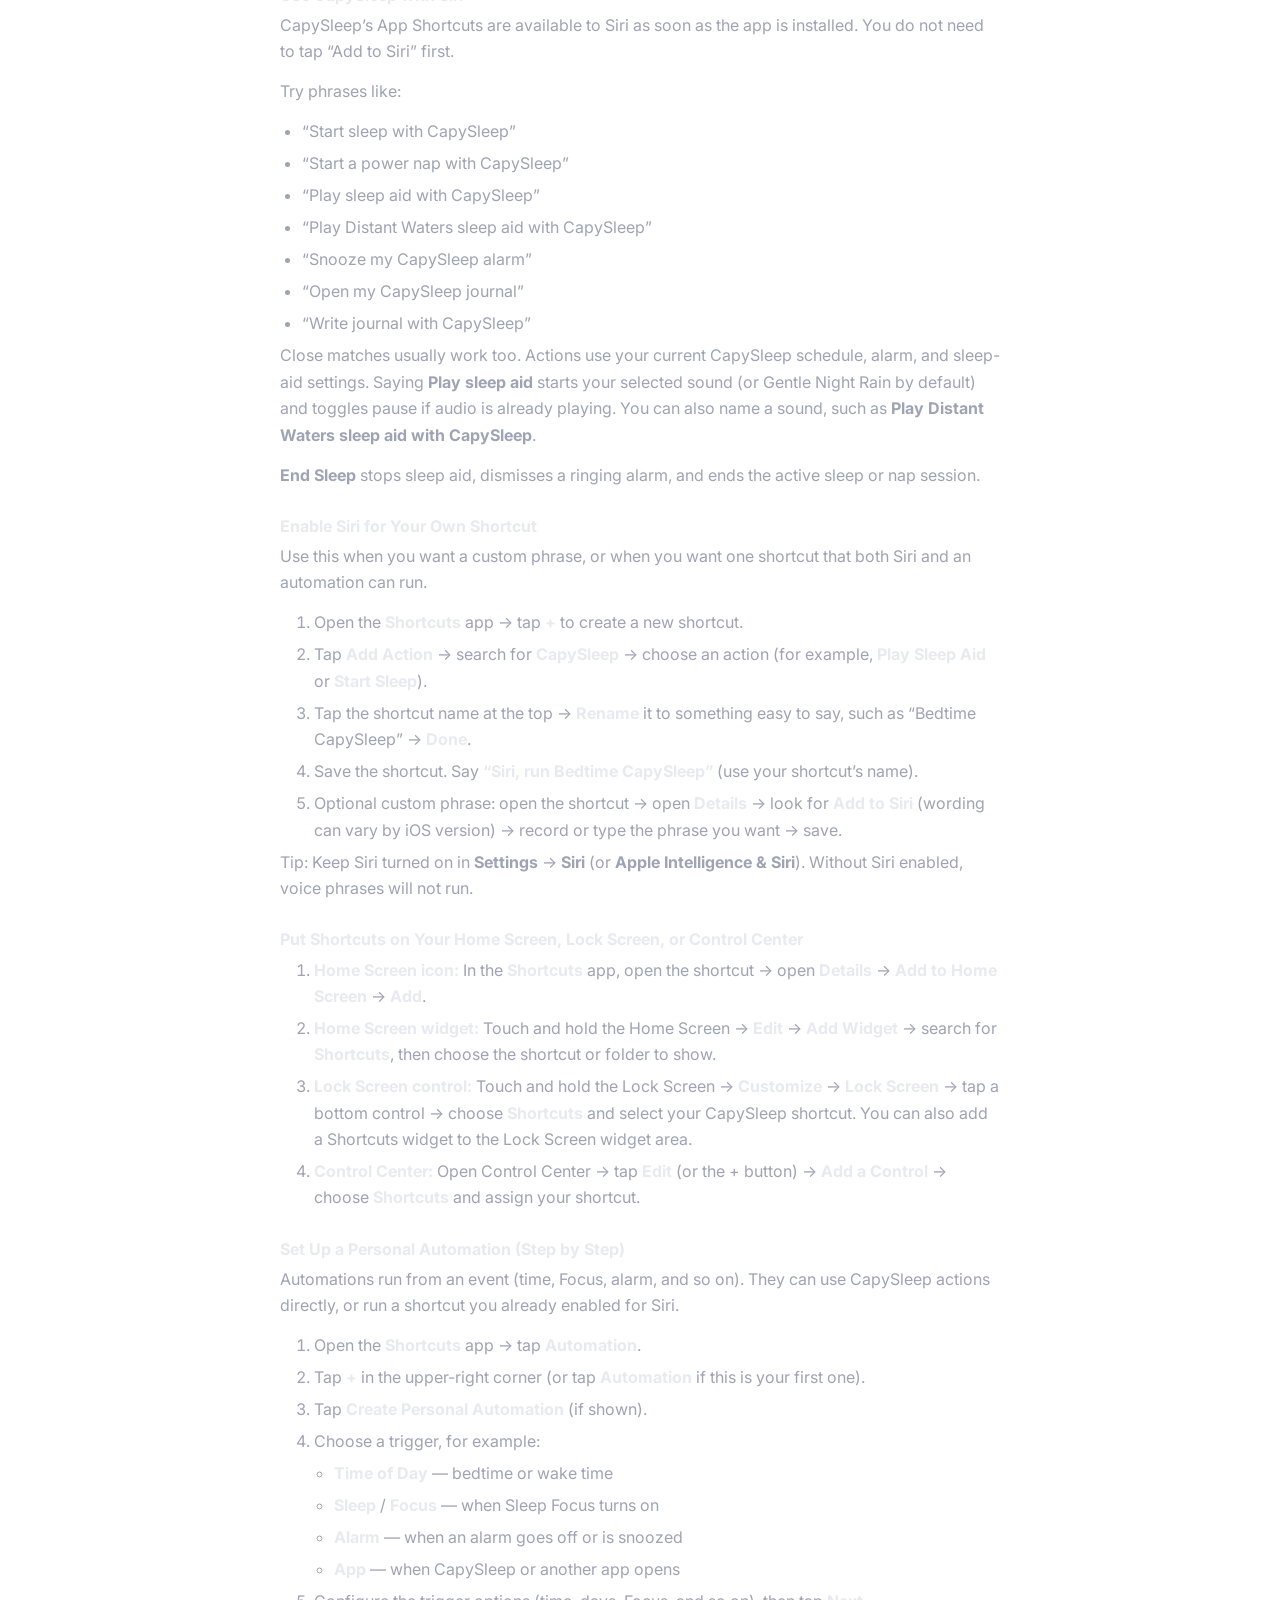
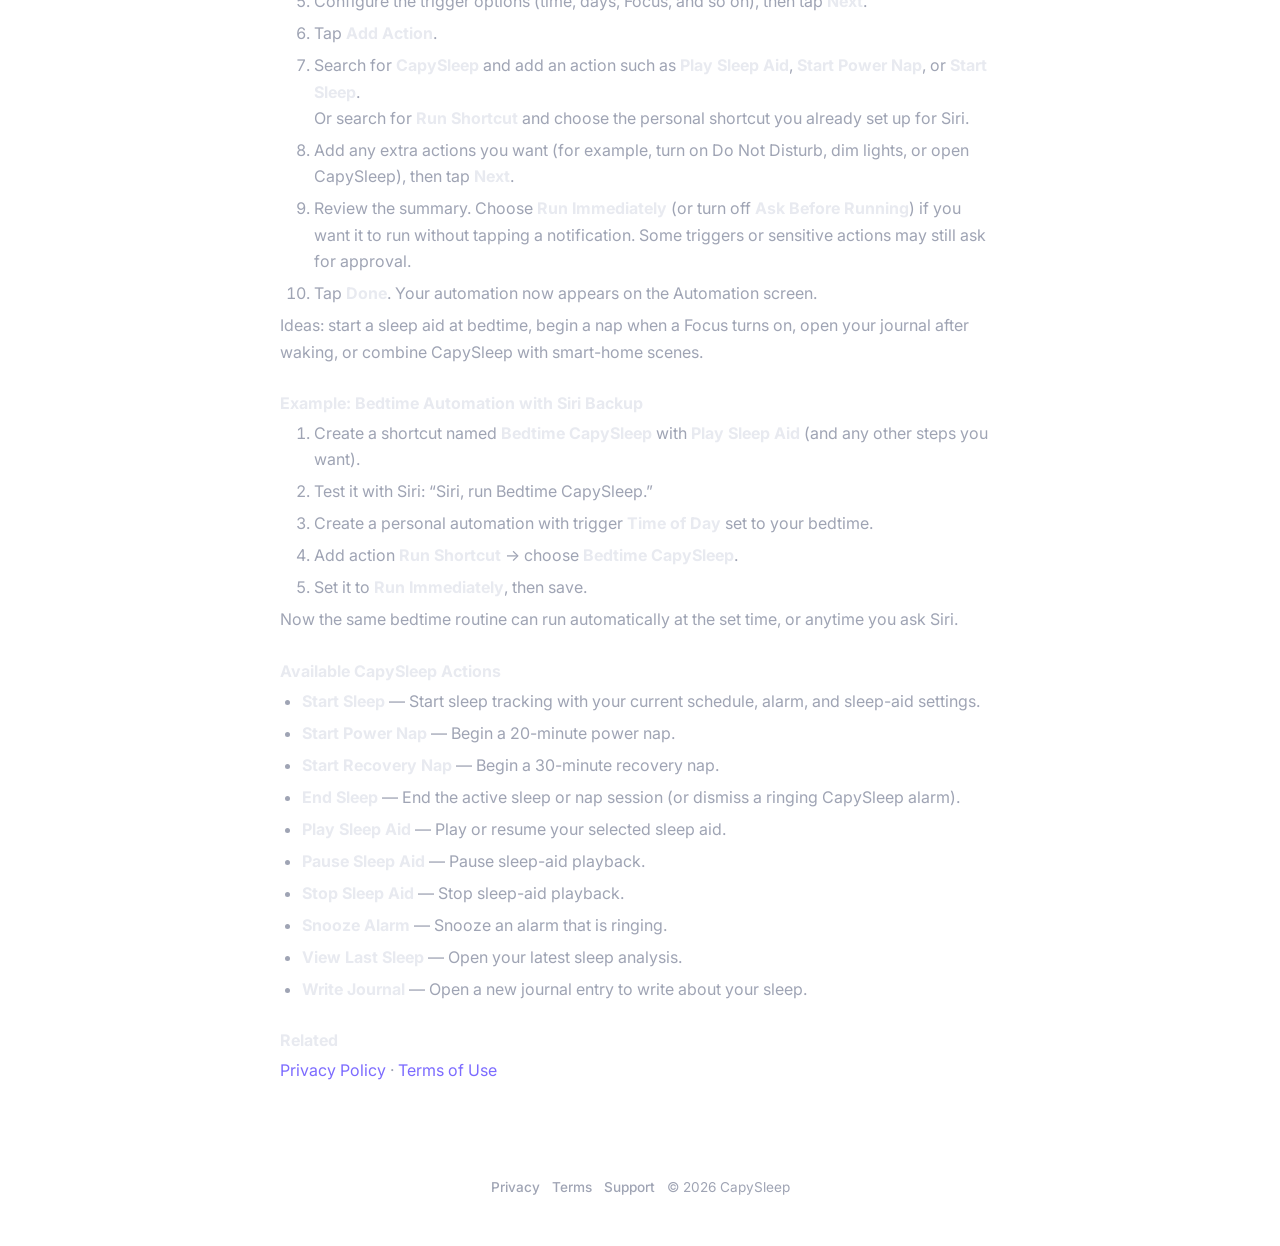
<file: support.html>
<!doctype html>
<html lang="en">

<head>
  <meta charset="utf-8" />
  <meta name="viewport" content="width=device-width, initial-scale=1" />
  <title>CapySleep — Support</title>
  <meta name="description" content="Support for the CapySleep iOS sleep tracking app." />
  <link rel="icon" type="image/png" href="./appicon.png" />
  <link rel="apple-touch-icon" href="./appicon.png" />
  <link rel="stylesheet" href="./styles.css" />
</head>

<body>
  <header class="page-header container">
    <a class="page-home" href="./index.html">
      <img src="./appicon.png" alt="" />
      CapySleep
    </a>
  </header>

  <main class="container">
    <article class="page">
      <h1>Support</h1>
      <p class="page-meta">Need help with CapySleep? We're here for you.</p>

      <section>
        <h2>Contact</h2>
        <p>
          Email us at
          <a href="mailto:capysleep.support@gmail.com">capysleep.support@gmail.com</a>.
        </p>
        <p>
          You can also use the "Report a Problem" option in the app's Settings to
          send feedback.
        </p>
      </section>

      <section id="capysleep-pro">
        <h2>CapySleep Pro</h2>
        <p>
          CapySleep Pro is an optional annual auto-renewable subscription sold through
          the App Store. The Free plan remains available without purchase.
        </p>
        <ul>
          <li>
            <strong>Free plan limits:</strong> Up to 3 sleep-aid sounds, 3 journal
            entries, and 3 saved sleep or nap sessions, plus basic sleep views.
          </li>
          <li>
            <strong>Pro unlocks:</strong> Full sleep-aid library, Apple Music for
            alarms and sleep aids, full Sleep Details, unlimited session history,
            unlimited journal entries, and recurring schedules.
          </li>
          <li>
            <strong>Upgrade, restore, or manage:</strong> Open Settings in CapySleep to
            upgrade, restore purchases, or manage an active subscription. You can also
            manage or cancel in iPhone Settings → Apple Account → Subscriptions.
            Deleting the app does not cancel your subscription.
          </li>
          <li>
            <strong>Family Sharing:</strong> The purchaser can share Pro with up to
            five people in the same Apple family group. Family members get Pro through
            their own Apple Account; only the purchaser sees Manage for that
            subscription.
          </li>
          <li>
            <strong>If Pro expires:</strong> Premium features lock again, but your
            existing sleep sessions, journals, schedules, and other app data are not
            deleted. Premium audio may fall back to a free bundled sound.
          </li>
          <li>
            <strong>Free session slots:</strong> Deleting sessions, erasing local app
            data, or reinstalling on the same device does not restore used Free session
            slots.
          </li>
        </ul>
        <p>
          See also the
          <a href="./terms.html">Terms of Use</a> and
          <a href="./privacy.html">Privacy Policy</a>.
        </p>
      </section>

      <section>
        <h2>When You Write In</h2>
        <ul>
          <li>Your iPhone model and iOS version.</li>
          <li>CapySleep app version (found in Settings).</li>
          <li>A short description of the issue and steps to reproduce it.</li>
          <li>Screenshots or screen recordings, if available.</li>
        </ul>
      </section>

      <section id="siri-shortcuts">
        <h2>Siri &amp; Shortcuts</h2>
        <p>
          CapySleep works with Siri and the Shortcuts app so you can start or end
          sleep sessions, control sleep aids and alarms, and jump to your latest
          analysis or journal with your voice or personal automations.
        </p>
      </section>

      <section>
        <h2>Enable Siri for CapySleep</h2>
        <ol>
          <li>
            On your iPhone, open <strong>Settings</strong> →
            <strong>Siri</strong> (or <strong>Apple Intelligence &amp; Siri</strong>,
            depending on your iOS version).
          </li>
          <li>
            Make sure Siri is turned on. If you want hands-free use, enable listening
            options such as “Hey Siri” / “Siri” or use the Side Button.
          </li>
          <li>
            In CapySleep, go to <strong>Settings</strong> →
            <strong>Siri &amp; Shortcuts</strong>, then tap the Shortcuts button to open
            CapySleep’s ready-to-use App Shortcuts.
          </li>
          <li>
            You can also open the <strong>Shortcuts</strong> app after installing
            CapySleep — App Shortcuts appear automatically. When building a custom
            shortcut or automation, tap <strong>Add Action</strong> and search for
            <strong>CapySleep</strong>.
          </li>
        </ol>
      </section>

      <section>
        <h2>Use CapySleep with Siri</h2>
        <p>
          CapySleep’s App Shortcuts are available to Siri as soon as the app is
          installed. You do not need to tap “Add to Siri” first.
        </p>
        <p>Try phrases like:</p>
        <ul>
          <li>“Start sleep with CapySleep”</li>
          <li>“Start a power nap with CapySleep”</li>
          <li>“Play sleep aid with CapySleep”</li>
          <li>“Play Distant Waters sleep aid with CapySleep”</li>
          <li>“Snooze my CapySleep alarm”</li>
          <li>“Open my CapySleep journal”</li>
          <li>“Write journal with CapySleep”</li>
        </ul>
        <p>
          Close matches usually work too. Actions use your current CapySleep schedule,
          alarm, and sleep-aid settings. Saying <strong>Play sleep aid</strong> starts
          your selected sound (or Gentle Night Rain by default) and toggles pause if
          audio is already playing. You can also name a sound, such as
          <strong>Play Distant Waters sleep aid with CapySleep</strong>.
        </p>
        <p>
          <strong>End Sleep</strong> stops sleep aid, dismisses a ringing alarm, and
          ends the active sleep or nap session.
        </p>
      </section>

      <section>
        <h2>Enable Siri for Your Own Shortcut</h2>
        <p>
          Use this when you want a custom phrase, or when you want one shortcut that
          both Siri and an automation can run.
        </p>
        <ol>
          <li>
            Open the <strong>Shortcuts</strong> app → tap <strong>+</strong> to create
            a new shortcut.
          </li>
          <li>
            Tap <strong>Add Action</strong> → search for <strong>CapySleep</strong> →
            choose an action (for example, <strong>Play Sleep Aid</strong> or
            <strong>Start Sleep</strong>).
          </li>
          <li>
            Tap the shortcut name at the top → <strong>Rename</strong> it to something
            easy to say, such as “Bedtime CapySleep” → <strong>Done</strong>.
          </li>
          <li>
            Save the shortcut. Say
            <strong>“Siri, run Bedtime CapySleep”</strong> (use your shortcut’s name).
          </li>
          <li>
            Optional custom phrase: open the shortcut → open
            <strong>Details</strong> → look for <strong>Add to Siri</strong> (wording
            can vary by iOS version) → record or type the phrase you want → save.
          </li>
        </ol>
        <p>
          Tip: Keep Siri turned on in <strong>Settings</strong> →
          <strong>Siri</strong> (or <strong>Apple Intelligence &amp; Siri</strong>).
          Without Siri enabled, voice phrases will not run.
        </p>
      </section>

      <section>
        <h2>Put Shortcuts on Your Home Screen, Lock Screen, or Control Center</h2>
        <ol>
          <li>
            <strong>Home Screen icon:</strong> In the <strong>Shortcuts</strong> app,
            open the shortcut → open <strong>Details</strong> →
            <strong>Add to Home Screen</strong> → <strong>Add</strong>.
          </li>
          <li>
            <strong>Home Screen widget:</strong> Touch and hold the Home Screen →
            <strong>Edit</strong> → <strong>Add Widget</strong> → search for
            <strong>Shortcuts</strong>, then choose the shortcut or folder to show.
          </li>
          <li>
            <strong>Lock Screen control:</strong> Touch and hold the Lock Screen →
            <strong>Customize</strong> → <strong>Lock Screen</strong> → tap a bottom
            control → choose <strong>Shortcuts</strong> and select your CapySleep
            shortcut. You can also add a Shortcuts widget to the Lock Screen widget area.
          </li>
          <li>
            <strong>Control Center:</strong> Open Control Center → tap
            <strong>Edit</strong> (or the + button) → <strong>Add a Control</strong> →
            choose <strong>Shortcuts</strong> and assign your shortcut.
          </li>
        </ol>
      </section>

      <section>
        <h2>Set Up a Personal Automation (Step by Step)</h2>
        <p>
          Automations run from an event (time, Focus, alarm, and so on). They can use
          CapySleep actions directly, or run a shortcut you already enabled for Siri.
        </p>
        <ol>
          <li>
            Open the <strong>Shortcuts</strong> app → tap
            <strong>Automation</strong>.
          </li>
          <li>
            Tap <strong>+</strong> in the upper-right corner (or tap
            <strong>Automation</strong> if this is your first one).
          </li>
          <li>
            Tap <strong>Create Personal Automation</strong> (if shown).
          </li>
          <li>
            Choose a trigger, for example:
            <ul>
              <li><strong>Time of Day</strong> — bedtime or wake time</li>
              <li><strong>Sleep</strong> / <strong>Focus</strong> — when Sleep Focus turns on</li>
              <li><strong>Alarm</strong> — when an alarm goes off or is snoozed</li>
              <li><strong>App</strong> — when CapySleep or another app opens</li>
            </ul>
          </li>
          <li>
            Configure the trigger options (time, days, Focus, and so on), then tap
            <strong>Next</strong>.
          </li>
          <li>
            Tap <strong>Add Action</strong>.
          </li>
          <li>
            Search for <strong>CapySleep</strong> and add an action such as
            <strong>Play Sleep Aid</strong>, <strong>Start Power Nap</strong>, or
            <strong>Start Sleep</strong>.
            <br />
            Or search for <strong>Run Shortcut</strong> and choose the personal shortcut
            you already set up for Siri.
          </li>
          <li>
            Add any extra actions you want (for example, turn on Do Not Disturb, dim
            lights, or open CapySleep), then tap <strong>Next</strong>.
          </li>
          <li>
            Review the summary. Choose <strong>Run Immediately</strong> (or turn off
            <strong>Ask Before Running</strong>) if you want it to run without tapping
            a notification. Some triggers or sensitive actions may still ask for approval.
          </li>
          <li>
            Tap <strong>Done</strong>. Your automation now appears on the Automation
            screen.
          </li>
        </ol>
        <p>
          Ideas: start a sleep aid at bedtime, begin a nap when a Focus turns on, open
          your journal after waking, or combine CapySleep with smart-home scenes.
        </p>
      </section>

      <section>
        <h2>Example: Bedtime Automation with Siri Backup</h2>
        <ol>
          <li>
            Create a shortcut named <strong>Bedtime CapySleep</strong> with
            <strong>Play Sleep Aid</strong> (and any other steps you want).
          </li>
          <li>
            Test it with Siri: “Siri, run Bedtime CapySleep.”
          </li>
          <li>
            Create a personal automation with trigger
            <strong>Time of Day</strong> set to your bedtime.
          </li>
          <li>
            Add action <strong>Run Shortcut</strong> → choose
            <strong>Bedtime CapySleep</strong>.
          </li>
          <li>
            Set it to <strong>Run Immediately</strong>, then save.
          </li>
        </ol>
        <p>
          Now the same bedtime routine can run automatically at the set time, or anytime
          you ask Siri.
        </p>
      </section>

      <section>
        <h2>Available CapySleep Actions</h2>
        <ul>
          <li>
            <strong>Start Sleep</strong> — Start sleep tracking with your current
            schedule, alarm, and sleep-aid settings.
          </li>
          <li>
            <strong>Start Power Nap</strong> — Begin a 20-minute power nap.
          </li>
          <li>
            <strong>Start Recovery Nap</strong> — Begin a 30-minute recovery nap.
          </li>
          <li>
            <strong>End Sleep</strong> — End the active sleep or nap session (or dismiss
            a ringing CapySleep alarm).
          </li>
          <li>
            <strong>Play Sleep Aid</strong> — Play or resume your selected sleep aid.
          </li>
          <li>
            <strong>Pause Sleep Aid</strong> — Pause sleep-aid playback.
          </li>
          <li>
            <strong>Stop Sleep Aid</strong> — Stop sleep-aid playback.
          </li>
          <li>
            <strong>Snooze Alarm</strong> — Snooze an alarm that is ringing.
          </li>
          <li>
            <strong>View Last Sleep</strong> — Open your latest sleep analysis.
          </li>
          <li>
            <strong>Write Journal</strong> — Open a new journal entry to write about your sleep.
          </li>
        </ul>
      </section>

      <section>
        <h2>Related</h2>
        <p>
          <a href="./privacy.html">Privacy Policy</a> ·
          <a href="./terms.html">Terms of Use</a>
        </p>
      </section>
    </article>
  </main>

  <footer class="container">
    <p class="footer-row">
      <a href="./privacy.html">Privacy</a>
      <a href="./terms.html">Terms</a>
      <a href="./support.html">Support</a>
      <span>© 2026 CapySleep</span>
    </p>
  </footer>
</body>

</html>
</file>
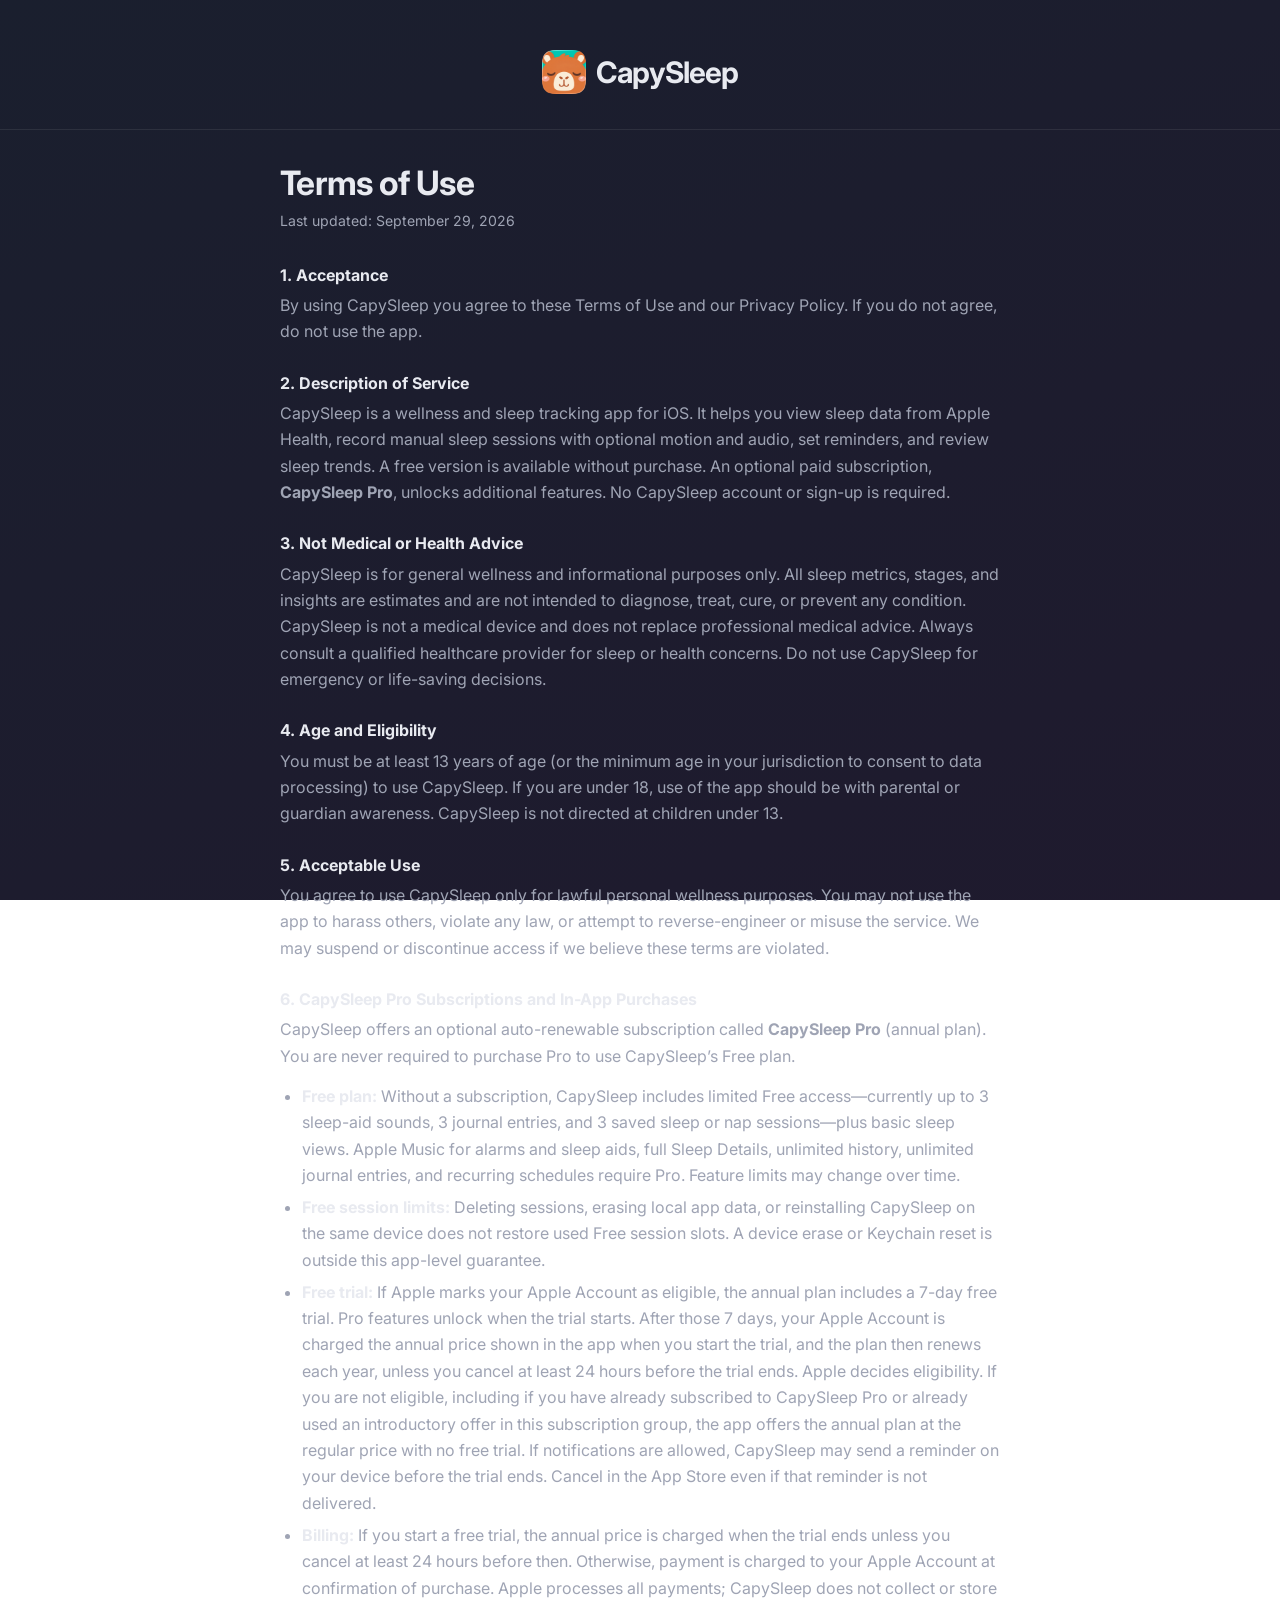
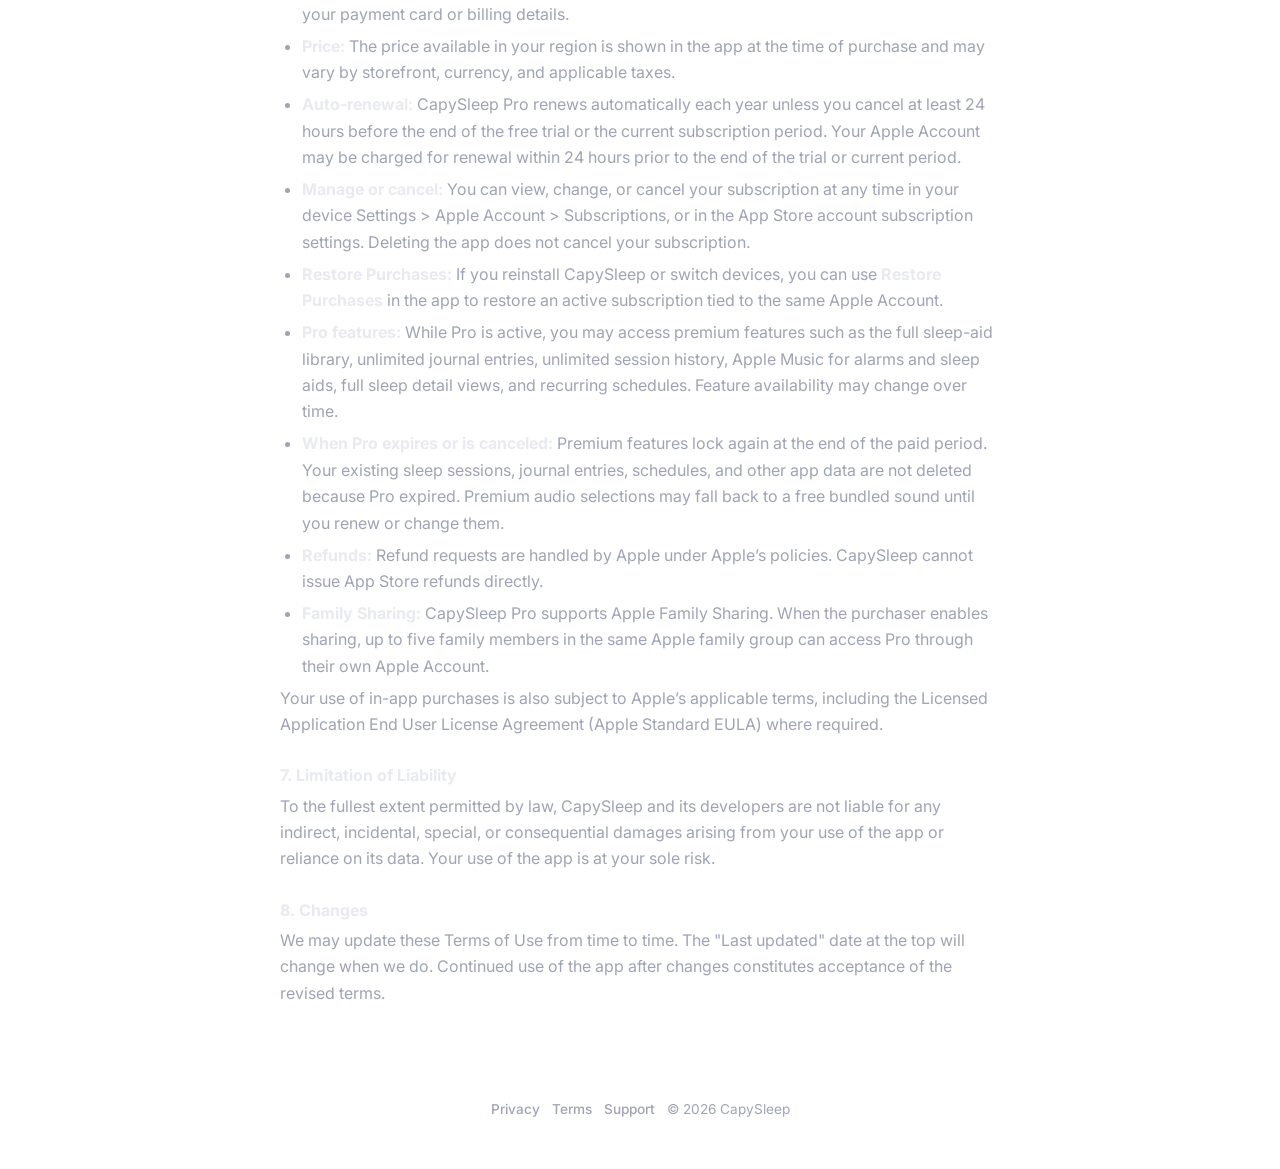
<file: terms.html>
<!doctype html>
<html lang="en">

<head>
  <meta charset="utf-8" />
  <meta name="viewport" content="width=device-width, initial-scale=1" />
  <title>CapySleep — Terms of Use</title>
  <meta name="description" content="Terms of Use for the CapySleep iOS sleep tracking app." />
  <link rel="icon" type="image/png" href="./appicon.png" />
  <link rel="apple-touch-icon" href="./appicon.png" />
  <link rel="stylesheet" href="./styles.css" />
</head>

<body>
  <header class="page-header container">
    <a class="page-home" href="./index.html">
      <img src="./appicon.png" alt="" />
      CapySleep
    </a>
  </header>

  <main class="container">
    <article class="page">
      <h1>Terms of Use</h1>
      <p class="page-meta">Last updated: September 29, 2026</p>

      <section>
        <h2>1. Acceptance</h2>
        <p>
          By using CapySleep you agree to these Terms of Use and our Privacy Policy.
          If you do not agree, do not use the app.
        </p>
      </section>

      <section>
        <h2>2. Description of Service</h2>
        <p>
          CapySleep is a wellness and sleep tracking app for iOS. It helps you view
          sleep data from Apple Health, record manual sleep sessions with optional
          motion and audio, set reminders, and review sleep trends. A free version
          is available without purchase. An optional paid subscription,
          <strong>CapySleep Pro</strong>, unlocks additional features. No CapySleep
          account or sign-up is required.
        </p>
      </section>

      <section>
        <h2>3. Not Medical or Health Advice</h2>
        <p>
          CapySleep is for general wellness and informational purposes only. All
          sleep metrics, stages, and insights are estimates and are not intended to
          diagnose, treat, cure, or prevent any condition. CapySleep is not a
          medical device and does not replace professional medical advice. Always
          consult a qualified healthcare provider for sleep or health concerns. Do
          not use CapySleep for emergency or life-saving decisions.
        </p>
      </section>

      <section>
        <h2>4. Age and Eligibility</h2>
        <p>
          You must be at least 13 years of age (or the minimum age in your
          jurisdiction to consent to data processing) to use CapySleep. If you are
          under 18, use of the app should be with parental or guardian awareness.
          CapySleep is not directed at children under 13.
        </p>
      </section>

      <section>
        <h2>5. Acceptable Use</h2>
        <p>
          You agree to use CapySleep only for lawful personal wellness purposes. You
          may not use the app to harass others, violate any law, or attempt to
          reverse-engineer or misuse the service. We may suspend or discontinue
          access if we believe these terms are violated.
        </p>
      </section>

      <section>
        <h2>6. CapySleep Pro Subscriptions and In-App Purchases</h2>
        <p>
          CapySleep offers an optional auto-renewable subscription called
          <strong>CapySleep Pro</strong> (annual plan). You are never required to
          purchase Pro to use CapySleep’s Free plan.
        </p>
        <ul>
          <li>
            <strong>Free plan:</strong> Without a subscription, CapySleep includes
            limited Free access—currently up to 3 sleep-aid sounds, 3 journal
            entries, and 3 saved sleep or nap sessions—plus basic sleep views.
            Apple Music for alarms and sleep aids, full Sleep Details, unlimited
            history, unlimited journal entries, and recurring schedules require Pro.
            Feature limits may change over time.
          </li>
          <li>
            <strong>Free session limits:</strong> Deleting sessions, erasing local app
            data, or reinstalling CapySleep on the same device does not restore used
            Free session slots. A device erase or Keychain reset is outside this
            app-level guarantee.
          </li>
          <li>
            <strong>Free trial:</strong> If Apple marks your Apple Account as eligible,
            the annual plan includes a 7-day free trial. Pro features unlock when the
            trial starts. After those 7 days, your Apple Account is charged the annual
            price shown in the app when you start the trial, and the plan then renews
            each year, unless you cancel at least 24 hours before the trial ends. Apple
            decides eligibility. If you are not eligible, including if you have already
            subscribed to CapySleep Pro or already used an introductory offer in this
            subscription group, the app offers the annual plan at the regular price
            with no free trial. If notifications are allowed, CapySleep may send a
            reminder on your device before the trial ends. Cancel in the App Store
            even if that reminder is not delivered.
          </li>
          <li>
            <strong>Billing:</strong> If you start a free trial, the annual price is
            charged when the trial ends unless you cancel at least 24 hours before
            then. Otherwise, payment is charged to your Apple Account at confirmation
            of purchase. Apple processes all payments; CapySleep does not collect or
            store your payment card or billing details.
          </li>
          <li>
            <strong>Price:</strong> The price available in your region is shown in
            the app at the time of purchase and may vary by storefront, currency, and
            applicable taxes.
          </li>
          <li>
            <strong>Auto-renewal:</strong> CapySleep Pro renews automatically each
            year unless you cancel at least 24 hours before the end of the free trial
            or the current subscription period. Your Apple Account may be charged for
            renewal within 24 hours prior to the end of the trial or current period.
          </li>
          <li>
            <strong>Manage or cancel:</strong> You can view, change, or cancel your
            subscription at any time in your device Settings &gt; Apple Account &gt;
            Subscriptions, or in the App Store account subscription settings. Deleting
            the app does not cancel your subscription.
          </li>
          <li>
            <strong>Restore Purchases:</strong> If you reinstall CapySleep or switch
            devices, you can use <strong>Restore Purchases</strong> in the app to
            restore an active subscription tied to the same Apple Account.
          </li>
          <li>
            <strong>Pro features:</strong> While Pro is active, you may access premium
            features such as the full sleep-aid library, unlimited journal entries,
            unlimited session history, Apple Music for alarms and sleep aids, full
            sleep detail views, and recurring schedules. Feature availability may
            change over time.
          </li>
          <li>
            <strong>When Pro expires or is canceled:</strong> Premium features lock
            again at the end of the paid period. Your existing sleep sessions,
            journal entries, schedules, and other app data are not deleted because
            Pro expired. Premium audio selections may fall back to a free bundled
            sound until you renew or change them.
          </li>
          <li>
            <strong>Refunds:</strong> Refund requests are handled by Apple under
            Apple’s policies. CapySleep cannot issue App Store refunds directly.
          </li>
          <li>
            <strong>Family Sharing:</strong> CapySleep Pro supports Apple Family
            Sharing. When the purchaser enables sharing, up to five family members
            in the same Apple family group can access Pro through their own Apple
            Account.
          </li>
        </ul>
        <p>
          Your use of in-app purchases is also subject to Apple’s applicable terms,
          including the Licensed Application End User License Agreement (Apple
          Standard EULA) where required.
        </p>
      </section>

      <section>
        <h2>7. Limitation of Liability</h2>
        <p>
          To the fullest extent permitted by law, CapySleep and its developers are
          not liable for any indirect, incidental, special, or consequential damages
          arising from your use of the app or reliance on its data. Your use of the
          app is at your sole risk.
        </p>
      </section>

      <section>
        <h2>8. Changes</h2>
        <p>
          We may update these Terms of Use from time to time. The "Last updated"
          date at the top will change when we do. Continued use of the app after
          changes constitutes acceptance of the revised terms.
        </p>
      </section>
    </article>
  </main>

  <footer class="container">
    <p class="footer-row">
      <a href="./privacy.html">Privacy</a>
      <a href="./terms.html">Terms</a>
      <a href="./support.html">Support</a>
      <span>© 2026 CapySleep</span>
    </p>
  </footer>
</body>

</html>
</file>
<file: styles.css>
@import url('https://fonts.googleapis.com/css2?family=Inter:wght@400;500;600;700;800&display=swap');

:root {
  /* AppConstants.Colors dark mode + brand-voice tokens */
  --bg-start: #1a1f2e;
  --bg-end: #1f1a2e;
  --surface: #212433;
  --surface-2: #181c2a;
  --text: #e8eaf0;
  --text-dim: #9fa4b4;
  --accent: #7c6bff;
  --accent-soft: rgba(124, 107, 255, 0.14);
  --mint: #83d8b6;
  --mint-bright: #8ee8c4;
  --capy: #ff9056;
  --cream: #fff1d6;
  --radius: 20px;
  --max-width: 720px;
  --lp-width: 1120px;
  --nav-height: 4.25rem;
}

html {
  scroll-behavior: smooth;
  scroll-padding-top: calc(var(--nav-height) + 0.75rem);
}

*,
*::before,
*::after {
  box-sizing: border-box;
  margin: 0;
  padding: 0;
}

body {
  min-height: 100vh;
  color: var(--text);
  color-scheme: dark;
  font-family: 'Inter', -apple-system, BlinkMacSystemFont, sans-serif;
  background: linear-gradient(155deg, var(--bg-start), var(--bg-end));
  background-attachment: fixed;
  line-height: 1.65;
  -webkit-font-smoothing: antialiased;
}

a {
  color: var(--accent);
  text-decoration: none;
}

a:hover {
  text-decoration: underline;
}

img {
  max-width: 100%;
  height: auto;
}

:focus-visible {
  outline: 2px solid var(--mint-bright);
  outline-offset: 3px;
}

.skip-link {
  position: absolute;
  left: 1rem;
  top: -4rem;
  z-index: 40;
  padding: 0.55rem 0.85rem;
  border-radius: 10px;
  background: var(--cream);
  color: var(--bg-start);
  font-weight: 600;
  text-decoration: none;
}

.skip-link:focus {
  top: 1rem;
}

h1,
h2,
h3 {
  font-weight: 700;
  line-height: 1.25;
  color: var(--text);
}

p {
  color: var(--text-dim);
  margin-bottom: 0.85rem;
}

p:last-child {
  margin-bottom: 0;
}

.container {
  width: min(var(--max-width), 90vw);
  margin: 0 auto;
}

/* Hero lockup / zzz */
.home-icon {
  width: 120px;
  height: 120px;
  border-radius: 28px;
  margin-bottom: 1.5rem;
}

.home-title {
  position: relative;
  display: inline-block;
}

.home-zzz {
  position: absolute;
  left: calc(100% + 0.1rem);
  top: -0.7em;
  width: 2.4em;
  height: 1.6em;
  pointer-events: none;
}

.zzz {
  position: absolute;
  left: 0;
  bottom: 0;
  font-weight: 700;
  font-style: italic;
  color: var(--mint);
  opacity: 0;
  animation: zzz-float 2.8s ease-in-out infinite;
}

.zzz-1 {
  font-size: 0.42em;
  animation-delay: 0s;
}

.zzz-2 {
  font-size: 0.52em;
  animation-delay: 0.45s;
}

.zzz-3 {
  font-size: 0.62em;
  animation-delay: 0.9s;
}

@keyframes zzz-float {
  0% {
    opacity: 0;
    transform: translate(0, 0) scale(0.85);
  }

  20% {
    opacity: 0.9;
  }

  75% {
    opacity: 0.25;
  }

  100% {
    opacity: 0;
    transform: translate(0.55em, -0.9em) scale(1);
  }
}

@media (prefers-reduced-motion: reduce) {
  .zzz {
    animation: none;
    opacity: 0.55;
  }

  .zzz-1 {
    transform: translate(0, -0.1em);
  }

  .zzz-2 {
    transform: translate(0.35em, -0.35em);
    opacity: 0.45;
  }

  .zzz-3 {
    transform: translate(0.7em, -0.6em);
    opacity: 0.35;
  }
}

/* Legal / support pages */
.page-header {
  position: relative;
  margin-top: 1.25rem;
  padding: 1.75rem 0;
  text-align: center;
}

.page-header::after {
  content: '';
  position: absolute;
  left: 50%;
  bottom: 0;
  width: 100vw;
  margin-left: -50vw;
  border-bottom: 1px solid rgba(255, 255, 255, 0.08);
}

.page-home {
  display: inline-flex;
  align-items: center;
  gap: 0.65rem;
  color: var(--text);
  text-decoration: none;
  font-weight: 700;
  font-size: clamp(1.5rem, 4vw, 1.85rem);
  letter-spacing: -0.03em;
}

.page-home img {
  width: clamp(36px, 8vw, 44px);
  height: clamp(36px, 8vw, 44px);
  border-radius: 10px;
}

.page-home:hover {
  color: var(--text);
  text-decoration: none;
  opacity: 0.85;
}

.page {
  margin: 2rem auto 2.5rem;
  padding: 0 0 1rem;
}

.page h1 {
  font-size: clamp(1.65rem, 4vw, 2.1rem);
  letter-spacing: -0.02em;
  margin-bottom: 0.35rem;
}

.page-meta {
  font-size: 0.88rem;
  color: var(--text-dim);
  margin-bottom: 2rem;
}

.page section + section {
  margin-top: 1.75rem;
}

.page h2 {
  font-size: 1rem;
  margin-bottom: 0.45rem;
}

.page ul {
  margin: 0.45rem 0 0;
  padding-left: 1.35rem;
  color: var(--text-dim);
  list-style-position: outside;
}

/*
  Ordered-list numbers are drawn in-flow via counters.
  Native outside markers hang past the list box and get clipped on narrow viewports.
*/
.page ol {
  list-style: none;
  counter-reset: support-step;
  margin: 0.45rem 0 0;
  padding-left: 0;
  color: var(--text-dim);
}

.page ol > li {
  counter-increment: support-step;
  position: relative;
  padding-left: 2.15rem;
}

.page ol > li::before {
  content: counter(support-step) ".";
  position: absolute;
  left: 0;
  width: 1.85rem;
  text-align: right;
  font-variant-numeric: tabular-nums;
  color: inherit;
}

.page li {
  margin: 0.35rem 0;
}

.page li > ul {
  margin-top: 0.35rem;
  padding-left: 1.2rem;
}

.page li strong {
  color: var(--text);
}

/* Footer */
footer {
  position: relative;
  text-align: center;
  margin-top: 2.5rem;
  padding: 2.25rem 0 3rem;
  font-size: 0.85rem;
  color: var(--text-dim);
}

footer::before {
  content: '';
  position: absolute;
  top: 0;
  left: 50%;
  width: 100vw;
  margin-left: -50vw;
  border-top: 1px solid rgba(255, 255, 255, 0.08);
}

.footer-row {
  display: flex;
  flex-wrap: wrap;
  justify-content: center;
  align-items: center;
  gap: 0.5rem 0.75rem;
  margin-bottom: 0;
}

.footer-row a {
  color: var(--text-dim);
  text-decoration: none;
  font-weight: 500;
}

.footer-row a:hover {
  color: var(--text);
  text-decoration: none;
}

/* Buttons */
.btn {
  display: inline-flex;
  align-items: center;
  justify-content: center;
  gap: 0.65rem;
  text-decoration: none;
  font-weight: 600;
  white-space: nowrap;
  transition: transform 0.15s ease, opacity 0.15s ease, background 0.15s ease, border-color 0.15s ease;
}

.btn:hover {
  text-decoration: none;
}

.btn:active {
  transform: translateY(1px);
}

.btn-nav {
  padding: 0.45rem 0.9rem;
  border-radius: 999px;
  background: var(--capy);
  color: #fff;
  font-size: 0.88rem;
}

.lp-nav-links .btn-nav,
.lp-nav-links .btn-nav:hover {
  color: #fff;
  text-decoration: none;
}

.btn-nav:hover,
.lp-nav-links .btn-nav:hover {
  background: #f07b3d;
}

.btn-store {
  padding: 0.55rem 1.15rem 0.55rem 0.95rem;
  border-radius: 14px;
  background: #0d0f16;
  color: #fff;
  border: 1px solid rgba(255, 255, 255, 0.28);
}

.btn-store:hover {
  color: #fff;
  border-color: rgba(255, 255, 255, 0.5);
}

.btn-store-logo {
  width: 1.55rem;
  height: 1.55rem;
  flex-shrink: 0;
}

.btn-store-text {
  display: flex;
  flex-direction: column;
  align-items: flex-start;
  line-height: 1.05;
}

.btn-store-kicker {
  font-size: 0.62rem;
  font-weight: 500;
  letter-spacing: 0.02em;
  opacity: 0.8;
}

.btn-store-name {
  font-size: 1.15rem;
  font-weight: 700;
  letter-spacing: -0.03em;
}

.btn-ghost {
  min-height: 3.4rem;
  padding: 0.7rem 1.2rem 0.7rem 1.25rem;
  border-radius: 14px;
  border: 0;
  color: #fff;
  background: rgba(255, 255, 255, 0.12);
  font-size: 0.95rem;
}

.btn-ghost:hover {
  color: #fff;
  background: rgba(255, 255, 255, 0.2);
}

/* Landing page */
.lp-body {
  overflow-x: clip;
}

.lp-nav {
  position: sticky;
  top: 0;
  z-index: 20;
  height: var(--nav-height);
  backdrop-filter: blur(18px);
  -webkit-backdrop-filter: blur(18px);
  background: rgba(26, 31, 46, 0.78);
  border-bottom: 1px solid rgba(255, 255, 255, 0.08);
}

.lp-nav-inner {
  width: min(var(--lp-width), calc(100% - 2.5rem));
  height: 100%;
  margin: 0 auto;
  display: flex;
  align-items: center;
  justify-content: space-between;
  gap: 1rem;
}

.lp-brand {
  display: inline-flex;
  align-items: center;
  gap: 0.65rem;
  color: var(--text);
  text-decoration: none;
  font-weight: 700;
  font-size: 1.05rem;
  letter-spacing: -0.03em;
}

.lp-brand img {
  width: 36px;
  height: 36px;
  border-radius: 9px;
}

.lp-brand:hover {
  color: var(--text);
  text-decoration: none;
  opacity: 0.88;
}

.lp-nav-links {
  display: flex;
  align-items: center;
  gap: 0.35rem 1.1rem;
}

.lp-nav-links a {
  color: var(--text-dim);
  font-size: 0.92rem;
  font-weight: 500;
  text-decoration: none;
}

.lp-nav-links a:hover {
  color: var(--text);
  text-decoration: none;
}

.lp-follow {
  display: inline-flex;
  align-items: center;
  gap: 0.4rem;
}

.lp-follow-label {
  font-size: 0.88rem;
}

.lp-follow-icon {
  width: 0.92rem;
  height: 0.92rem;
  display: block;
}

.lp-hero,
.lp-facts,
.lp-intro,
.lp-gallery,
.lp-feature,
.lp-split,
.lp-close {
  width: min(var(--lp-width), calc(100% - 2.5rem));
  margin-left: auto;
  margin-right: auto;
}

.lp-hero {
  display: grid;
  grid-template-columns: minmax(0, 1fr) minmax(0, 0.82fr);
  gap: 1.25rem;
  align-items: center;
  padding: 3.25rem 0 2.5rem;
}

.lp-eyebrow {
  display: inline-flex;
  align-items: center;
  gap: 0.45rem;
  margin-bottom: 0.85rem;
  color: var(--mint);
  font-size: 0.78rem;
  font-weight: 600;
  letter-spacing: 0.08em;
  text-transform: uppercase;
}

.lp-hero h1,
.lp-intro h2,
.lp-feature h2,
.lp-split h2,
.lp-close h2 {
  text-wrap: balance;
}

.lp-hero h1 {
  font-size: clamp(2.15rem, 4.6vw, 3.35rem);
  letter-spacing: -0.045em;
  line-height: 1.08;
  margin-bottom: 1rem;
  max-width: 11ch;
}

.lp-hero .home-title {
  color: var(--mint-bright);
}

.lp-lead {
  max-width: 34rem;
  font-size: 1.08rem;
  line-height: 1.7;
  margin-bottom: 1.5rem;
}

.lp-cta-row {
  display: flex;
  flex-wrap: wrap;
  align-items: center;
  gap: 0.75rem;
  margin-bottom: 0.85rem;
}

.lp-fine {
  font-size: 0.82rem;
  color: var(--text-dim);
  margin-bottom: 0;
}

.lp-hero-visual {
  position: relative;
  display: flex;
  justify-content: center;
  align-items: center;
  padding: 1.15rem 0 1.35rem;
}

.phone {
  container-type: inline-size;
  position: relative;
  width: 100%;
  max-width: 258px;
  margin: 0;
  overflow: visible;
  flex: 0 0 auto;
}

.phone-hero {
  max-width: 268px;
}

.phone-body {
  position: relative;
  padding: 3.8cqi 3.5cqi;
  background:
    linear-gradient(155deg, #d0d3db 0%, #7c808a 10%, #3a3d45 20%, #1a1c21 42%, #0e0f12 70%, #4a4e56 100%);
  border-radius: 16.2cqi;
}

.phone-screen {
  position: relative;
  overflow: hidden;
  border-radius: 12.6cqi;
  background: #000;
}

.phone-screen img {
  display: block;
  width: 100%;
  height: auto;
}

.phone-island {
  position: absolute;
  top: 1.22%;
  left: 50%;
  z-index: 2;
  width: 31.6%;
  height: 4.28%;
  transform: translateX(-50%);
  background: #050505;
  border-radius: 999px;
  pointer-events: none;
}

.phone-island::after {
  content: '';
  position: absolute;
  top: 50%;
  right: 11%;
  width: 18%;
  aspect-ratio: 1;
  transform: translateY(-50%);
  border-radius: 50%;
  background: radial-gradient(circle at 35% 30%, #2a4a6a 0%, #0b1220 55%, #05080c 100%);
}

.phone-btn {
  position: absolute;
  z-index: 3;
  background: linear-gradient(#8a8d96, #2c2e34);
  pointer-events: none;
}

/* iPhone 17 Pro housing positions from Apple's dimensional drawing. */
.phone-btn-silent {
  left: -1.15cqi;
  top: 20.55%;
  width: 1.15cqi;
  height: 4.6%;
  border-radius: 0.55cqi 0 0 0.55cqi;
}

.phone-btn-vol-up,
.phone-btn-vol-down {
  left: -1.15cqi;
  width: 1.15cqi;
  height: 7.47%;
  border-radius: 0.55cqi 0 0 0.55cqi;
}

.phone-btn-vol-up {
  top: 28.55%;
}

.phone-btn-vol-down {
  top: 38.02%;
}

.phone-btn-power {
  right: -1.15cqi;
  top: 31.12%;
  width: 1.15cqi;
  height: 11.8%;
  border-radius: 0 0.55cqi 0.55cqi 0;
  background: linear-gradient(#2c2e34, #8a8d96);
}

.phone-btn-camera {
  right: 0;
  top: 59.9%;
  width: 0.7cqi;
  height: 11.4%;
  border-radius: 0.45cqi;
  background: linear-gradient(#3a3d45, #1a1c21 55%, #4a4e56);
}

.lp-facts {
  padding: 0.5rem 0 3rem;
}

.lp-facts ul {
  list-style: none;
  display: grid;
  grid-template-columns: repeat(4, minmax(0, 1fr));
  gap: 1rem;
}

.lp-facts li {
  padding: 1.15rem 1.15rem 1.2rem;
  border-radius: var(--radius);
  background: rgba(33, 36, 51, 0.72);
  color: var(--text-dim);
  font-size: 0.9rem;
  line-height: 1.55;
}

.lp-fact-icon {
  display: flex;
  width: 1.85rem;
  height: 1.85rem;
  margin-bottom: 0.7rem;
  color: var(--mint);
}

.lp-fact-icon svg {
  width: 100%;
  height: 100%;
}

.lp-facts strong {
  display: block;
  color: var(--text);
  font-size: 0.95rem;
  margin-bottom: 0.35rem;
}

.lp-intro {
  max-width: 40rem;
  padding: 0.25rem 0 1.5rem;
}

.lp-intro h2,
.lp-feature h2,
.lp-split h2,
.lp-close h2 {
  font-size: clamp(1.55rem, 3vw, 2.05rem);
  letter-spacing: -0.03em;
  margin-bottom: 0.7rem;
}

.lp-feature {
  text-align: center;
  padding: 2.75rem 0 1.25rem;
}

.lp-feature p {
  max-width: 38rem;
  margin-left: auto;
  margin-right: auto;
}

.lp-gallery {
  display: flex;
  justify-content: center;
  align-items: center;
  padding: 1.35rem 0.5rem 2.25rem;
}

.lp-gallery .phone {
  max-width: 228px;
}

.lp-gallery-3 .phone:nth-child(1) {
  margin-right: -3.85rem;
  z-index: 1;
}

.lp-gallery-3 .phone:nth-child(2) {
  max-width: 248px;
  z-index: 3;
}

.lp-gallery-3 .phone:nth-child(3) {
  margin-left: -3.85rem;
  z-index: 2;
}

.lp-gallery-2 {
  gap: 1.75rem 2rem;
}

.lp-split p {
  max-width: 36rem;
}

.lp-split {
  display: grid;
  grid-template-columns: 1fr 1fr;
  gap: 1.25rem;
  padding: 1.5rem 0 3rem;
  align-items: stretch;
}

.lp-split > div {
  display: flex;
  flex-direction: column;
  padding: 1.5rem 1.45rem 1.6rem;
  border-radius: var(--radius);
  background: rgba(33, 36, 51, 0.72);
}

.lp-split > div > p:last-child {
  margin-top: auto;
  padding-top: 1.15rem;
}

.lp-close {
  text-align: center;
  padding: 1rem 0 3.5rem;
}

.lp-close-icon {
  width: 72px;
  height: 72px;
  border-radius: 18px;
  margin: 0 auto 1.1rem;
}

.lp-close p {
  max-width: 32rem;
  margin: 0 auto 1.35rem;
}

.lp-close .btn-store {
  margin: 0 auto;
}

.lp-health {
  margin-top: 2rem;
}

.lp-health p {
  margin-bottom: 0.35rem;
  font-size: 0.88rem;
  color: var(--text-dim);
}

.lp-health-badge {
  display: block;
  width: 173px;
  height: auto;
  max-width: min(173px, calc(100% - 1.5rem));
  margin: 12px auto 0;
}

.lp-disclaimer {
  max-width: 44rem;
  margin: 0 auto 1.15rem;
  font-size: 0.8rem;
  line-height: 1.55;
}

.lp-marks {
  max-width: 36rem;
  margin: 0.9rem auto 0;
  font-size: 0.72rem;
  line-height: 1.5;
}

@media (prefers-reduced-motion: reduce) {
  html {
    scroll-behavior: auto;
  }

  .btn {
    transition: none;
  }
}

/* Responsive */
@media (max-width: 960px) {
  .lp-hero,
  .lp-split {
    grid-template-columns: 1fr;
  }

  .lp-facts ul {
    grid-template-columns: 1fr 1fr;
  }

  .lp-hero {
    padding-top: 2.25rem;
    gap: 2rem;
  }

  .lp-hero h1 {
    max-width: none;
  }

  .lp-hero-visual {
    order: -1;
    justify-content: center;
  }

  .phone-hero {
    max-width: 220px;
  }
}

@media (max-width: 720px) {
  .lp-nav-links a[href="#features"],
  .lp-nav-links a[href="#privacy"] {
    display: none;
  }

  .lp-follow-label {
    display: none;
  }

  .lp-gallery .phone {
    max-width: min(40vw, 168px);
  }

  .lp-gallery-3 .phone:nth-child(2) {
    max-width: min(46vw, 188px);
  }

  .lp-gallery-3 .phone:nth-child(1) {
    margin-right: -16vw;
  }

  .lp-gallery-3 .phone:nth-child(3) {
    margin-left: -16vw;
  }

  .lp-gallery-2 .phone {
    max-width: min(42vw, 200px);
  }

  .phone-hero {
    max-width: min(46vw, 196px);
  }
}

@media (max-width: 600px) {
  .container {
    /* Extra side inset so list markers/numbers stay clear of the screen edge */
    width: min(var(--max-width), calc(100% - 2.75rem));
  }

  .home-icon {
    width: 96px;
    height: 96px;
    border-radius: 22px;
  }

  .lp-hero,
  .lp-facts,
  .lp-intro,
  .lp-gallery,
  .lp-feature,
  .lp-split,
  .lp-close,
  .lp-nav-inner {
    width: min(var(--lp-width), calc(100% - 2rem));
  }

  .lp-facts ul {
    grid-template-columns: 1fr;
  }

  .lp-facts li,
  .lp-split > div {
    padding: 1.1rem 1rem 1.15rem;
  }
}
</file>
